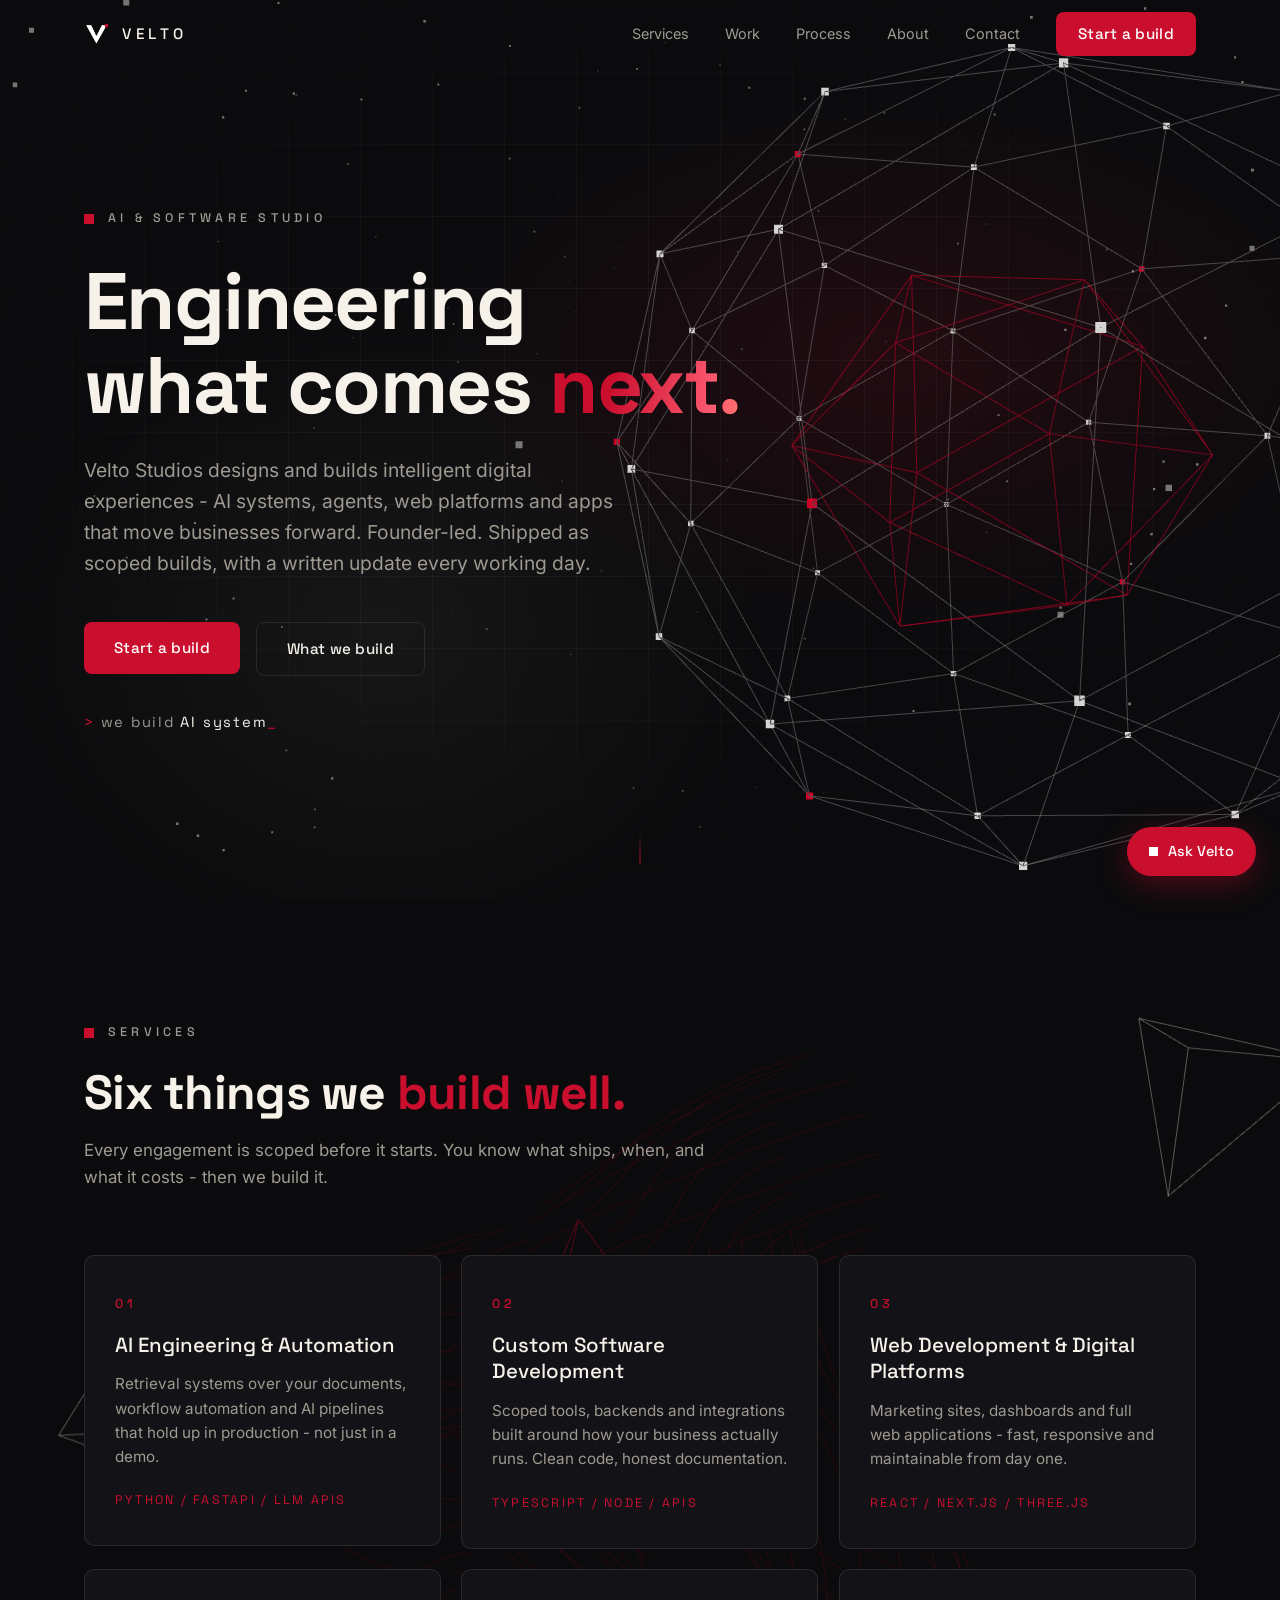
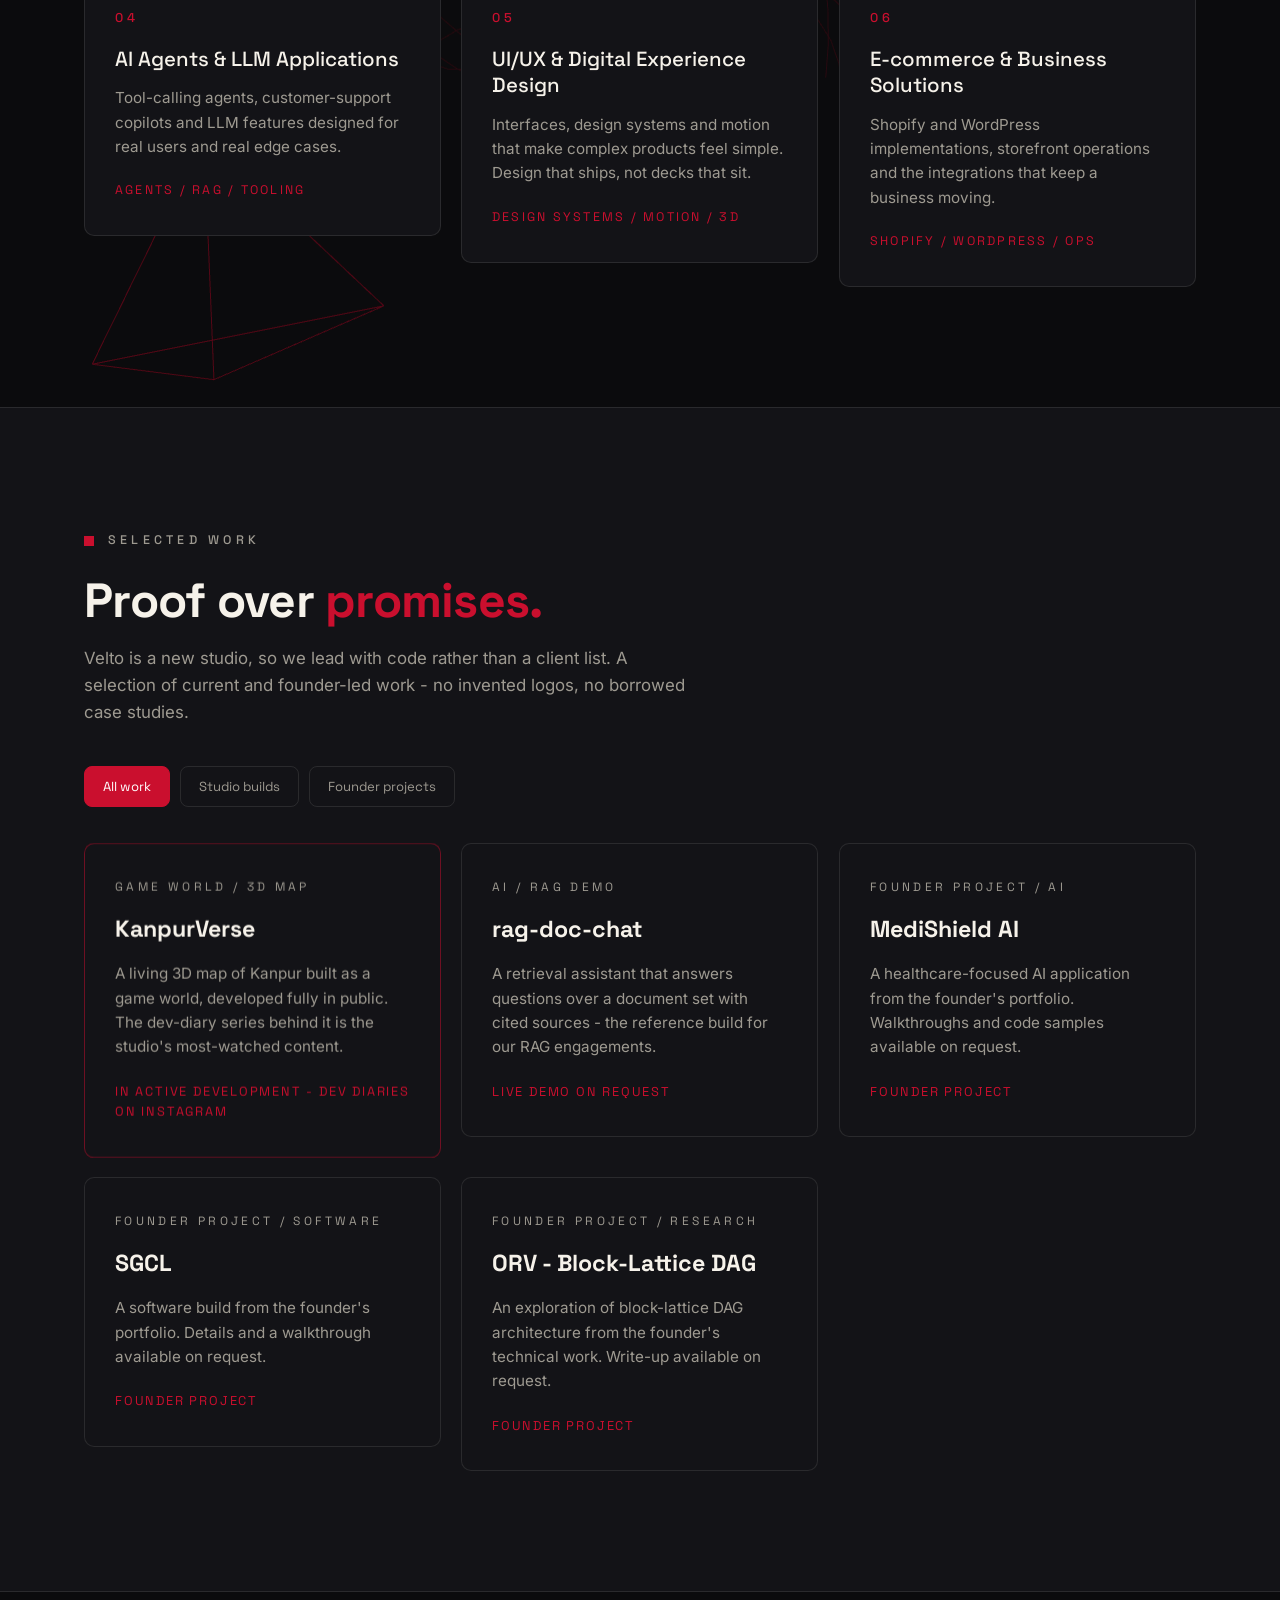
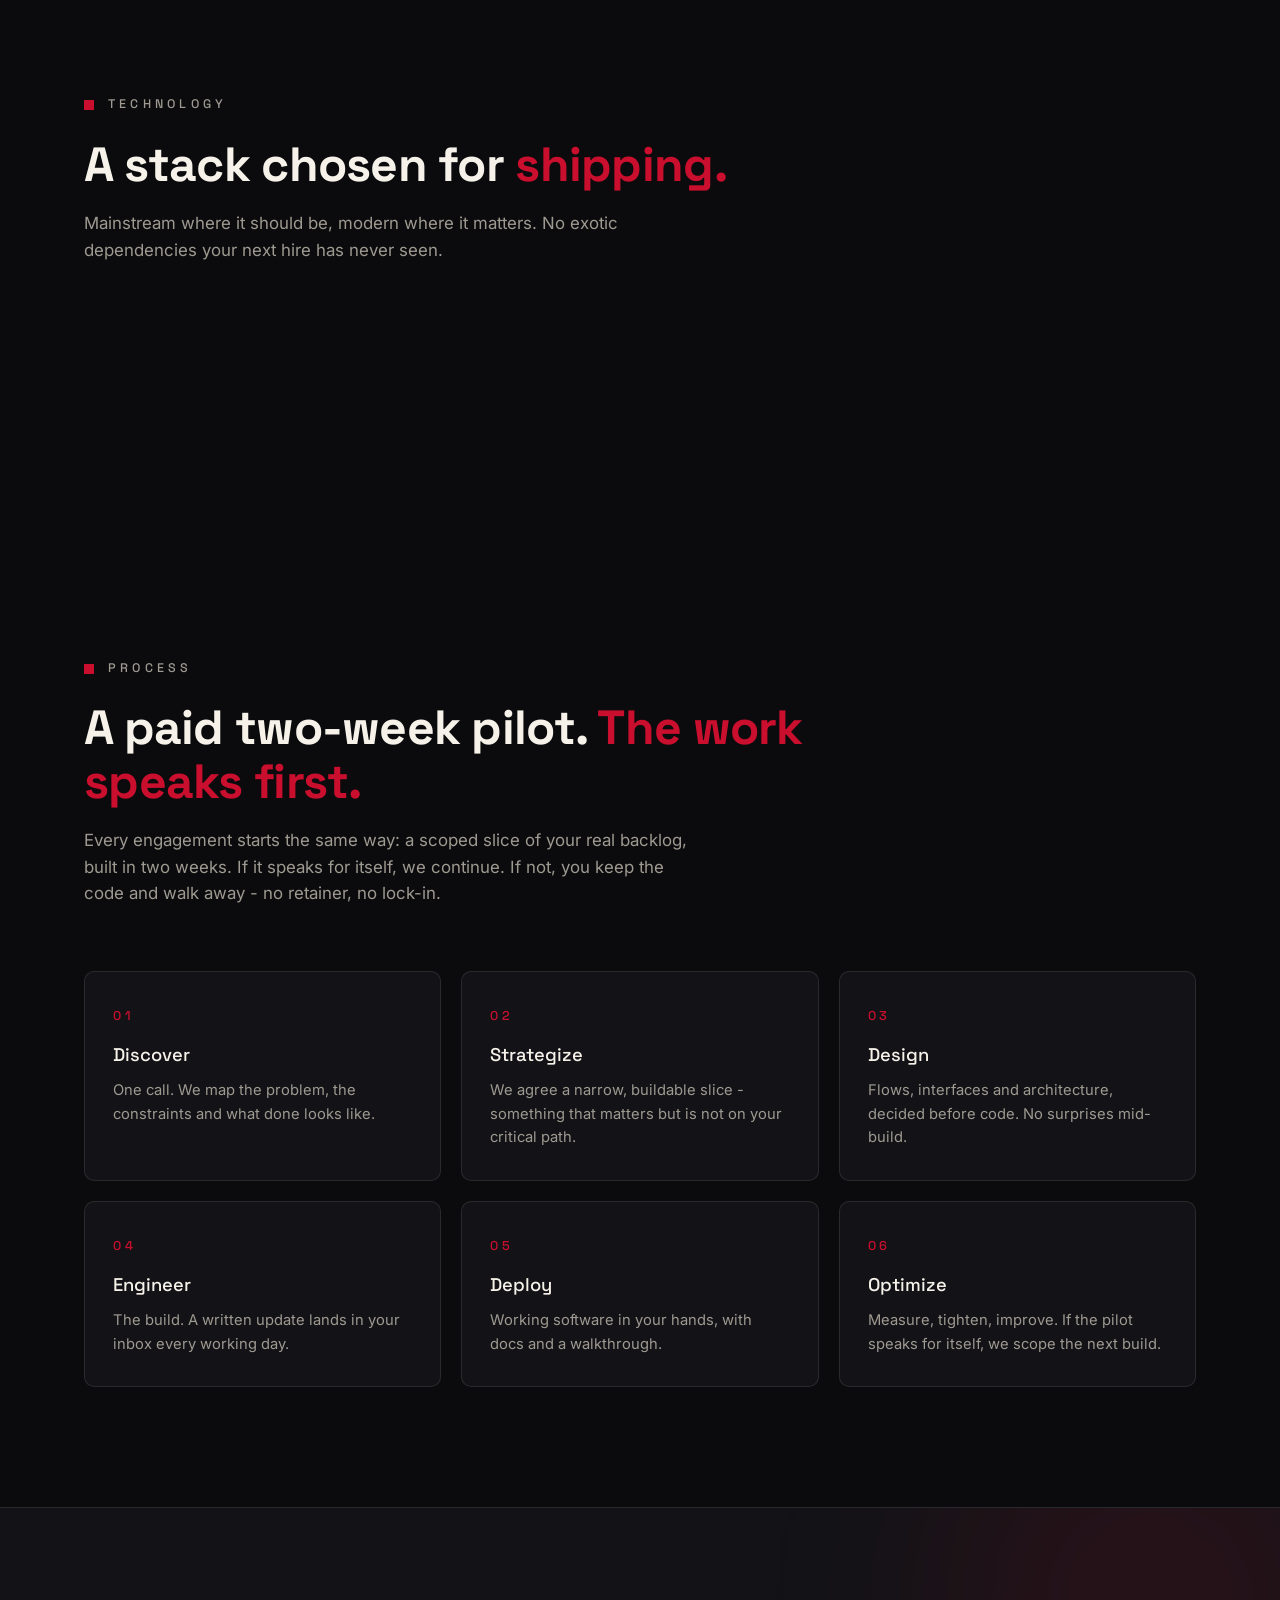
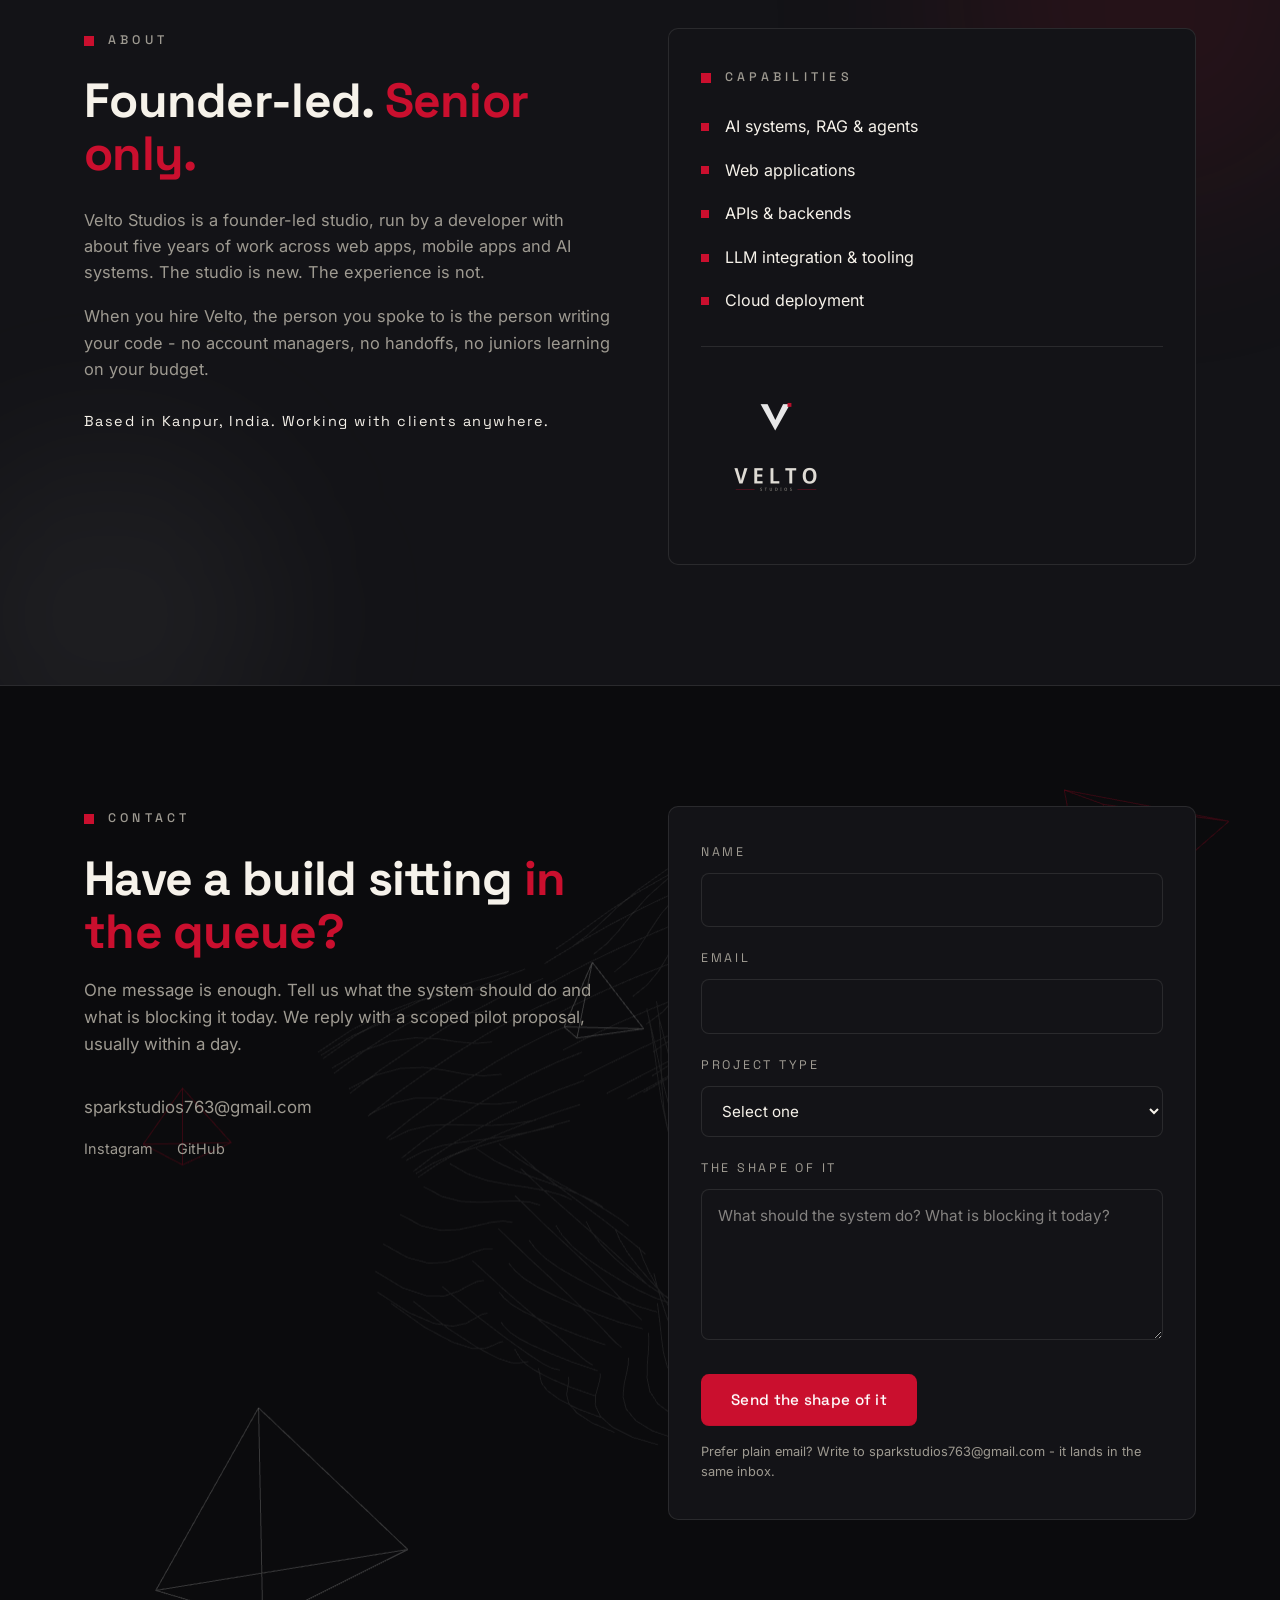
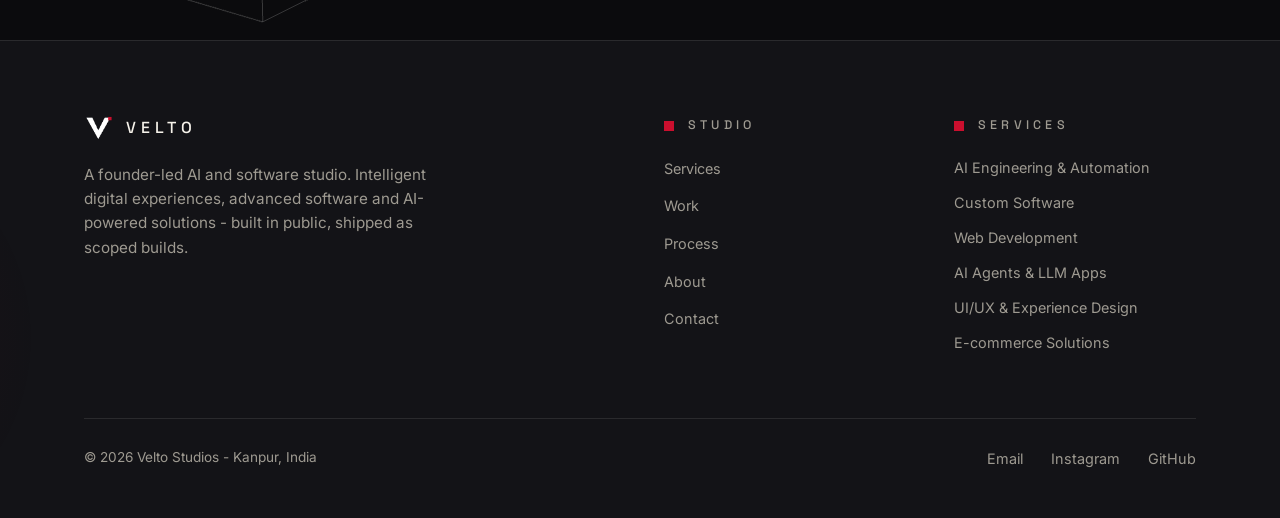
<file: index.html>
<!DOCTYPE html><!--CjuBPiNk2f77GSwjYjwcD--><html lang="en" class="__variable_09186b __variable_7044c7"><head><meta charSet="utf-8"/><meta name="viewport" content="width=device-width, initial-scale=1"/><link rel="preload" href="/_next/static/media/4124e330989ad7db-s.p.ttf" as="font" crossorigin="" type="font/ttf"/><link rel="preload" href="/_next/static/media/74b8e81ce7c73236-s.p.ttf" as="font" crossorigin="" type="font/ttf"/><link rel="preload" href="/_next/static/media/a0ec02eedcf69112-s.p.ttf" as="font" crossorigin="" type="font/ttf"/><link rel="preload" href="/_next/static/media/a5b19698539b0889-s.p.ttf" as="font" crossorigin="" type="font/ttf"/><link rel="preload" href="/_next/static/media/ac432c104f6dcd6d-s.p.ttf" as="font" crossorigin="" type="font/ttf"/><link rel="preload" href="/_next/static/media/c4b799ee535f7491-s.p.ttf" as="font" crossorigin="" type="font/ttf"/><link rel="preload" as="image" href="/assets/velto-mark-white-96.png"/><link rel="preload" as="image" href="/assets/velto-lockup-vertical-transparent-ivory.png"/><link rel="stylesheet" href="/_next/static/css/02cf731edfab5d13.css" data-precedence="next"/><link rel="preload" as="script" fetchPriority="low" href="/_next/static/chunks/webpack-830619c06eb95a5b.js"/><script src="/_next/static/chunks/4bd1b696-c023c6e3521b1417.js" async=""></script><script src="/_next/static/chunks/255-15b9cc804e0d9c7d.js" async=""></script><script src="/_next/static/chunks/main-app-c8f17f70833b1790.js" async=""></script><script src="/_next/static/chunks/b536a0f1-a5a7a0dd9766f82c.js" async=""></script><script src="/_next/static/chunks/bd904a5c-6e036fa1ee2de83a.js" async=""></script><script src="/_next/static/chunks/e49654ac-c3a98946259afe53.js" async=""></script><script src="/_next/static/chunks/46-78b5a64b2006dc0d.js" async=""></script><script src="/_next/static/chunks/app/page-598c0fbf74767f20.js" async=""></script><meta name="next-size-adjust" content=""/><title>Velto Studios - AI Systems &amp; Software Development</title><meta name="description" content="Velto Studios is a founder-led AI and software studio. We design and build intelligent digital experiences - AI systems, agents, web platforms and apps - delivered as scoped builds with a written update every working day."/><link rel="manifest" href="/site.webmanifest"/><meta name="keywords" content="Velto Studios,AI engineering,software development,RAG systems,AI agents,web development,Next.js,founder-led studio"/><meta property="og:title" content="Velto Studios - AI Systems &amp; Software Development"/><meta property="og:description" content="A founder-led AI and software studio. Intelligent digital experiences, advanced software and AI-powered solutions that move businesses forward."/><meta property="og:url" content="https://velto-studios.github.io"/><meta property="og:site_name" content="Velto Studios"/><meta property="og:image" content="https://velto-studios.github.io/og-image.png"/><meta property="og:image:width" content="1200"/><meta property="og:image:height" content="630"/><meta property="og:image:alt" content="Velto Studios"/><meta property="og:type" content="website"/><meta name="twitter:card" content="summary_large_image"/><meta name="twitter:title" content="Velto Studios - AI Systems &amp; Software Development"/><meta name="twitter:description" content="A founder-led AI and software studio. Intelligent digital experiences, advanced software and AI-powered solutions that move businesses forward."/><meta name="twitter:image" content="https://velto-studios.github.io/og-image.png"/><link rel="icon" href="/favicon-16.png" sizes="16x16" type="image/png"/><link rel="icon" href="/favicon-32.png" sizes="32x32" type="image/png"/><link rel="apple-touch-icon" href="/apple-touch-icon.png" sizes="180x180"/><script src="/_next/static/chunks/polyfills-42372ed130431b0a.js" noModule=""></script></head><body><div hidden=""><!--$--><!--/$--></div><script type="application/ld+json">{"@context":"https://schema.org","@type":"Organization","name":"Velto Studios","url":"https://velto-studios.github.io","logo":"https://velto-studios.github.io/icon-512.png","description":"Founder-led AI and software studio building AI systems, web platforms and apps as scoped contract builds.","address":{"@type":"PostalAddress","addressLocality":"Kanpur","addressCountry":"IN"},"sameAs":["https://www.instagram.com/velto_studios","https://github.com/velto-studios"]}</script><main id="top"><nav class="fixed top-0 left-0 right-0 z-50 transition-colors duration-300" aria-label="Primary" style="background:transparent;backdrop-filter:none;-webkit-backdrop-filter:none;border-bottom:1px solid transparent;opacity:0;transform:translateY(-64px)"><div class="wrap flex items-center justify-between" style="height:68px"><a href="#top" class="flex items-center gap-3" aria-label="Velto Studios - home"><img src="/assets/velto-mark-white-96.png" alt="" width="26" height="26"/><span class="font-display" style="font-weight:500;letter-spacing:0.3em;font-size:0.95rem">VELTO</span></a><div class="hidden md:flex items-center gap-9"><a href="#services" class="nav-link">Services</a><a href="#work" class="nav-link">Work</a><a href="#process" class="nav-link">Process</a><a href="#about" class="nav-link">About</a><a href="#contact" class="nav-link">Contact</a><a href="#contact" class="btn btn-primary" style="padding:10px 22px">Start a build</a></div><button class="md:hidden flex flex-col justify-center gap-1.5 p-2" aria-label="Open menu" aria-expanded="false"><span class="block h-px w-6 bg-[var(--ivory)] transition-transform duration-300" style="transform:none"></span><span class="block h-px w-6 bg-[var(--ivory)] transition-transform duration-300" style="transform:none"></span></button></div><div aria-hidden="true" style="transform-origin:0 50%;height:2px;background:var(--signal);opacity:0;transition:opacity .3s;transform:scaleX(0)"></div></nav><header class="relative flex items-center" style="min-height:100svh;overflow:hidden"><div class="hero-fallback" aria-hidden="true"></div><div class="hero-grid-lines" aria-hidden="true"></div><div class="wrap relative z-10 w-full" style="padding-top:140px;padding-bottom:100px"><p class="kicker" style="opacity:0;transform:translateY(16px)">AI &amp; Software Studio</p><h1 style="font-size:clamp(2.7rem, 6.4vw, 5rem);line-height:1.05;font-weight:700;letter-spacing:-0.02em;max-width:780px;margin-top:28px;opacity:0;transform:translateY(28px)">Engineering<br/>what comes <span class="glow-text">next.</span></h1><p style="margin-top:28px;font-size:clamp(1.02rem, 1.6vw, 1.2rem);color:var(--ivory-dim);max-width:560px;font-weight:300;opacity:0;transform:translateY(24px)">Velto Studios designs and builds intelligent digital experiences - AI systems, agents, web platforms and apps that move businesses forward. Founder-led. Shipped as scoped builds, with a written update every working day.</p><div class="flex flex-wrap gap-4" style="margin-top:44px;opacity:0;transform:translateY(20px)"><div style="display:inline-block;transform:none"><a href="#contact" class="btn btn-primary btn-glow">Start a build</a></div><div style="display:inline-block;transform:none"><a href="#services" class="btn btn-ghost">What we build</a></div></div><div style="opacity:0"><p class="font-display" style="margin-top:34px;font-size:0.92rem;letter-spacing:0.12em;color:var(--ivory-dim)" aria-label="We build AI systems, agents, web platforms, apps and RAG pipelines"><span style="color:var(--signal)">&gt;</span> we build<!-- --> <span style="color:var(--ivory)"></span><span style="color:var(--signal)" class="animate-pulse">_</span></p></div></div><a href="#services" class="absolute left-1/2 bottom-8 z-10 hidden md:block" aria-label="Scroll to services" style="transform:translateX(-50%);opacity:0"><span class="block h-10 w-px mx-auto" style="background:linear-gradient(to bottom, transparent, var(--signal))"></span></a></header><section id="services" class="section" aria-label="Services" style="position:relative;overflow:hidden"><div class="wrap" style="position:relative;z-index:1"><div style="opacity:0;transform:translateY(32px)"><p class="kicker">Services</p><h2 style="font-size:clamp(1.9rem, 4vw, 3rem);line-height:1.12;font-weight:700;letter-spacing:-0.015em;margin-top:20px;max-width:720px">Six things we <span style="color:var(--signal)">build well.</span></h2><p style="margin-top:18px;color:var(--ivory-dim);max-width:620px;font-size:1.05rem">Every engagement is scoped before it starts. You know what ships, when, and what it costs - then we build it.</p></div><div class="grid gap-5" style="margin-top:64px;grid-template-columns:repeat(auto-fit, minmax(320px, 1fr))"><div style="opacity:0;transform:translateY(32px)"><div style="will-change:transform"><article class="card h-full" style="padding:34px 30px"><span class="step-num">01</span><h3 style="font-size:1.28rem;font-weight:500;margin-top:16px;line-height:1.3">AI Engineering &amp; Automation</h3><p style="margin-top:14px;color:var(--ivory-dim);font-size:0.95rem">Retrieval systems over your documents, workflow automation and AI pipelines that hold up in production - not just in a demo.</p><p class="font-display" style="margin-top:22px;font-size:0.78rem;letter-spacing:0.18em;color:var(--signal);text-transform:uppercase">Python / FastAPI / LLM APIs</p></article></div></div><div style="opacity:0;transform:translateY(32px)"><div style="will-change:transform"><article class="card h-full" style="padding:34px 30px"><span class="step-num">02</span><h3 style="font-size:1.28rem;font-weight:500;margin-top:16px;line-height:1.3">Custom Software Development</h3><p style="margin-top:14px;color:var(--ivory-dim);font-size:0.95rem">Scoped tools, backends and integrations built around how your business actually runs. Clean code, honest documentation.</p><p class="font-display" style="margin-top:22px;font-size:0.78rem;letter-spacing:0.18em;color:var(--signal);text-transform:uppercase">TypeScript / Node / APIs</p></article></div></div><div style="opacity:0;transform:translateY(32px)"><div style="will-change:transform"><article class="card h-full" style="padding:34px 30px"><span class="step-num">03</span><h3 style="font-size:1.28rem;font-weight:500;margin-top:16px;line-height:1.3">Web Development &amp; Digital Platforms</h3><p style="margin-top:14px;color:var(--ivory-dim);font-size:0.95rem">Marketing sites, dashboards and full web applications - fast, responsive and maintainable from day one.</p><p class="font-display" style="margin-top:22px;font-size:0.78rem;letter-spacing:0.18em;color:var(--signal);text-transform:uppercase">React / Next.js / Three.js</p></article></div></div><div style="opacity:0;transform:translateY(32px)"><div style="will-change:transform"><article class="card h-full" style="padding:34px 30px"><span class="step-num">04</span><h3 style="font-size:1.28rem;font-weight:500;margin-top:16px;line-height:1.3">AI Agents &amp; LLM Applications</h3><p style="margin-top:14px;color:var(--ivory-dim);font-size:0.95rem">Tool-calling agents, customer-support copilots and LLM features designed for real users and real edge cases.</p><p class="font-display" style="margin-top:22px;font-size:0.78rem;letter-spacing:0.18em;color:var(--signal);text-transform:uppercase">Agents / RAG / Tooling</p></article></div></div><div style="opacity:0;transform:translateY(32px)"><div style="will-change:transform"><article class="card h-full" style="padding:34px 30px"><span class="step-num">05</span><h3 style="font-size:1.28rem;font-weight:500;margin-top:16px;line-height:1.3">UI/UX &amp; Digital Experience Design</h3><p style="margin-top:14px;color:var(--ivory-dim);font-size:0.95rem">Interfaces, design systems and motion that make complex products feel simple. Design that ships, not decks that sit.</p><p class="font-display" style="margin-top:22px;font-size:0.78rem;letter-spacing:0.18em;color:var(--signal);text-transform:uppercase">Design systems / Motion / 3D</p></article></div></div><div style="opacity:0;transform:translateY(32px)"><div style="will-change:transform"><article class="card h-full" style="padding:34px 30px"><span class="step-num">06</span><h3 style="font-size:1.28rem;font-weight:500;margin-top:16px;line-height:1.3">E-commerce &amp; Business Solutions</h3><p style="margin-top:14px;color:var(--ivory-dim);font-size:0.95rem">Shopify and WordPress implementations, storefront operations and the integrations that keep a business moving.</p><p class="font-display" style="margin-top:22px;font-size:0.78rem;letter-spacing:0.18em;color:var(--signal);text-transform:uppercase">Shopify / WordPress / Ops</p></article></div></div></div></div></section><section id="work" class="section" aria-label="Selected work" style="background:var(--ink-2);border-top:1px solid var(--line);border-bottom:1px solid var(--line)"><div class="wrap"><div style="opacity:0;transform:translateY(32px)"><p class="kicker">Selected Work</p><h2 style="font-size:clamp(1.9rem, 4vw, 3rem);line-height:1.12;font-weight:700;letter-spacing:-0.015em;margin-top:20px;max-width:720px">Proof over <span style="color:var(--signal)">promises.</span></h2><p style="margin-top:18px;color:var(--ivory-dim);max-width:620px;font-size:1.05rem">Velto is a new studio, so we lead with code rather than a client list. A selection of current and founder-led work - no invented logos, no borrowed case studies.</p></div><div style="opacity:0;transform:translateY(32px)"><div class="flex flex-wrap gap-2.5" style="margin-top:40px" role="tablist" aria-label="Filter projects"><button role="tab" aria-selected="true" class="tech-chip" style="cursor:pointer;padding:9px 18px;font-size:0.82rem;color:#fff;background:var(--signal);border-color:var(--signal)">All work</button><button role="tab" aria-selected="false" class="tech-chip" style="cursor:pointer;padding:9px 18px;font-size:0.82rem">Studio builds</button><button role="tab" aria-selected="false" class="tech-chip" style="cursor:pointer;padding:9px 18px;font-size:0.82rem">Founder projects</button></div></div><div class="grid gap-5" style="margin-top:36px;grid-template-columns:repeat(auto-fit, minmax(320px, 1fr))"><div style="opacity:0;transform:translateY(32px)"><div style="will-change:transform"><article class="card h-full flex flex-col" style="padding:34px 30px;border-color:rgba(202,15,46,0.5)"><p class="font-display" style="font-size:0.75rem;letter-spacing:0.28em;text-transform:uppercase;color:var(--ivory-dim)">Game world / 3D map</p><h3 style="font-size:1.45rem;font-weight:700;margin-top:14px">KanpurVerse</h3><p style="margin-top:14px;color:var(--ivory-dim);font-size:0.95rem;flex-grow:1">A living 3D map of Kanpur built as a game world, developed fully in public. The dev-diary series behind it is the studio&#x27;s most-watched content.</p><p class="font-display" style="margin-top:22px;font-size:0.8rem;letter-spacing:0.14em;color:var(--signal);text-transform:uppercase">In active development - dev diaries on Instagram</p></article></div></div><div style="opacity:0;transform:translateY(32px)"><div style="will-change:transform"><article class="card h-full flex flex-col" style="padding:34px 30px"><p class="font-display" style="font-size:0.75rem;letter-spacing:0.28em;text-transform:uppercase;color:var(--ivory-dim)">AI / RAG demo</p><h3 style="font-size:1.45rem;font-weight:700;margin-top:14px">rag-doc-chat</h3><p style="margin-top:14px;color:var(--ivory-dim);font-size:0.95rem;flex-grow:1">A retrieval assistant that answers questions over a document set with cited sources - the reference build for our RAG engagements.</p><p class="font-display" style="margin-top:22px;font-size:0.8rem;letter-spacing:0.14em;color:var(--signal);text-transform:uppercase">Live demo on request</p></article></div></div><div style="opacity:0;transform:translateY(32px)"><div style="will-change:transform"><article class="card h-full flex flex-col" style="padding:34px 30px"><p class="font-display" style="font-size:0.75rem;letter-spacing:0.28em;text-transform:uppercase;color:var(--ivory-dim)">Founder project / AI</p><h3 style="font-size:1.45rem;font-weight:700;margin-top:14px">MediShield AI</h3><p style="margin-top:14px;color:var(--ivory-dim);font-size:0.95rem;flex-grow:1">A healthcare-focused AI application from the founder&#x27;s portfolio. Walkthroughs and code samples available on request.</p><p class="font-display" style="margin-top:22px;font-size:0.8rem;letter-spacing:0.14em;color:var(--signal);text-transform:uppercase">Founder project</p></article></div></div><div style="opacity:0;transform:translateY(32px)"><div style="will-change:transform"><article class="card h-full flex flex-col" style="padding:34px 30px"><p class="font-display" style="font-size:0.75rem;letter-spacing:0.28em;text-transform:uppercase;color:var(--ivory-dim)">Founder project / Software</p><h3 style="font-size:1.45rem;font-weight:700;margin-top:14px">SGCL</h3><p style="margin-top:14px;color:var(--ivory-dim);font-size:0.95rem;flex-grow:1">A software build from the founder&#x27;s portfolio. Details and a walkthrough available on request.</p><p class="font-display" style="margin-top:22px;font-size:0.8rem;letter-spacing:0.14em;color:var(--signal);text-transform:uppercase">Founder project</p></article></div></div><div style="opacity:0;transform:translateY(32px)"><div style="will-change:transform"><article class="card h-full flex flex-col" style="padding:34px 30px"><p class="font-display" style="font-size:0.75rem;letter-spacing:0.28em;text-transform:uppercase;color:var(--ivory-dim)">Founder project / Research</p><h3 style="font-size:1.45rem;font-weight:700;margin-top:14px">ORV - Block-Lattice DAG</h3><p style="margin-top:14px;color:var(--ivory-dim);font-size:0.95rem;flex-grow:1">An exploration of block-lattice DAG architecture from the founder&#x27;s technical work. Write-up available on request.</p><p class="font-display" style="margin-top:22px;font-size:0.8rem;letter-spacing:0.14em;color:var(--signal);text-transform:uppercase">Founder project</p></article></div></div></div></div></section><section class="section" aria-label="Technology" style="padding-top:100px;padding-bottom:100px;overflow:hidden"><div class="wrap"><div style="opacity:0;transform:translateY(32px)"><p class="kicker">Technology</p><h2 style="font-size:clamp(1.9rem, 4vw, 3rem);line-height:1.12;font-weight:700;letter-spacing:-0.015em;margin-top:20px;max-width:720px">A stack chosen for <span style="color:var(--signal)">shipping.</span></h2><p style="margin-top:18px;color:var(--ivory-dim);max-width:620px;font-size:1.05rem">Mainstream where it should be, modern where it matters. No exotic dependencies your next hire has never seen.</p></div></div><div style="opacity:0;transform:translateY(32px)"><div class="flex flex-col gap-3.5" style="margin-top:52px"><div class="marquee"><div class="marquee-track"><div class="tech-chip text-center" style="min-width:150px;flex:none">React</div><div class="tech-chip text-center" style="min-width:150px;flex:none">Next.js</div><div class="tech-chip text-center" style="min-width:150px;flex:none">TypeScript</div><div class="tech-chip text-center" style="min-width:150px;flex:none">Node.js</div><div class="tech-chip text-center" style="min-width:150px;flex:none">Python</div><div class="tech-chip text-center" style="min-width:150px;flex:none">FastAPI</div><div class="tech-chip text-center" style="min-width:150px;flex:none">React</div><div class="tech-chip text-center" style="min-width:150px;flex:none">Next.js</div><div class="tech-chip text-center" style="min-width:150px;flex:none">TypeScript</div><div class="tech-chip text-center" style="min-width:150px;flex:none">Node.js</div><div class="tech-chip text-center" style="min-width:150px;flex:none">Python</div><div class="tech-chip text-center" style="min-width:150px;flex:none">FastAPI</div></div></div><div class="marquee"><div class="marquee-track reverse"><div class="tech-chip text-center" style="min-width:150px;flex:none">MongoDB</div><div class="tech-chip text-center" style="min-width:150px;flex:none">Three.js</div><div class="tech-chip text-center" style="min-width:150px;flex:none">LLM APIs</div><div class="tech-chip text-center" style="min-width:150px;flex:none">RAG</div><div class="tech-chip text-center" style="min-width:150px;flex:none">Docker</div><div class="tech-chip text-center" style="min-width:150px;flex:none">CI / CD</div><div class="tech-chip text-center" style="min-width:150px;flex:none">MongoDB</div><div class="tech-chip text-center" style="min-width:150px;flex:none">Three.js</div><div class="tech-chip text-center" style="min-width:150px;flex:none">LLM APIs</div><div class="tech-chip text-center" style="min-width:150px;flex:none">RAG</div><div class="tech-chip text-center" style="min-width:150px;flex:none">Docker</div><div class="tech-chip text-center" style="min-width:150px;flex:none">CI / CD</div></div></div></div></div></section><section id="process" class="section" aria-label="Process"><div class="wrap"><div style="opacity:0;transform:translateY(32px)"><p class="kicker">Process</p><h2 style="font-size:clamp(1.9rem, 4vw, 3rem);line-height:1.12;font-weight:700;letter-spacing:-0.015em;margin-top:20px;max-width:720px">A paid two-week pilot. <span style="color:var(--signal)">The work speaks first.</span></h2><p style="margin-top:18px;color:var(--ivory-dim);max-width:620px;font-size:1.05rem">Every engagement starts the same way: a scoped slice of your real backlog, built in two weeks. If it speaks for itself, we continue. If not, you keep the code and walk away - no retainer, no lock-in.</p></div><div class="grid gap-5" style="margin-top:64px;grid-template-columns:repeat(auto-fit, minmax(300px, 1fr))"><div style="opacity:0;transform:translateY(32px)"><div class="card h-full" style="padding:30px 28px"><span class="step-num">01</span><h3 style="font-size:1.15rem;font-weight:500;margin-top:12px">Discover</h3><p style="margin-top:10px;color:var(--ivory-dim);font-size:0.92rem">One call. We map the problem, the constraints and what done looks like.</p></div></div><div style="opacity:0;transform:translateY(32px)"><div class="card h-full" style="padding:30px 28px"><span class="step-num">02</span><h3 style="font-size:1.15rem;font-weight:500;margin-top:12px">Strategize</h3><p style="margin-top:10px;color:var(--ivory-dim);font-size:0.92rem">We agree a narrow, buildable slice - something that matters but is not on your critical path.</p></div></div><div style="opacity:0;transform:translateY(32px)"><div class="card h-full" style="padding:30px 28px"><span class="step-num">03</span><h3 style="font-size:1.15rem;font-weight:500;margin-top:12px">Design</h3><p style="margin-top:10px;color:var(--ivory-dim);font-size:0.92rem">Flows, interfaces and architecture, decided before code. No surprises mid-build.</p></div></div><div style="opacity:0;transform:translateY(32px)"><div class="card h-full" style="padding:30px 28px"><span class="step-num">04</span><h3 style="font-size:1.15rem;font-weight:500;margin-top:12px">Engineer</h3><p style="margin-top:10px;color:var(--ivory-dim);font-size:0.92rem">The build. A written update lands in your inbox every working day.</p></div></div><div style="opacity:0;transform:translateY(32px)"><div class="card h-full" style="padding:30px 28px"><span class="step-num">05</span><h3 style="font-size:1.15rem;font-weight:500;margin-top:12px">Deploy</h3><p style="margin-top:10px;color:var(--ivory-dim);font-size:0.92rem">Working software in your hands, with docs and a walkthrough.</p></div></div><div style="opacity:0;transform:translateY(32px)"><div class="card h-full" style="padding:30px 28px"><span class="step-num">06</span><h3 style="font-size:1.15rem;font-weight:500;margin-top:12px">Optimize</h3><p style="margin-top:10px;color:var(--ivory-dim);font-size:0.92rem">Measure, tighten, improve. If the pilot speaks for itself, we scope the next build.</p></div></div></div></div></section><section id="about" class="section" aria-label="About Velto Studios" style="background:var(--ink-2);border-top:1px solid var(--line);border-bottom:1px solid var(--line);position:relative;overflow:hidden"><div aria-hidden="true" class="orb" style="width:420px;height:420px;background:rgba(202,15,46,0.10);top:-120px;right:-80px"></div><div aria-hidden="true" class="orb orb-slow" style="width:340px;height:340px;background:rgba(246,242,234,0.05);bottom:-100px;left:-60px"></div><div class="wrap grid gap-14 md:grid-cols-2 items-start" style="position:relative;z-index:1"><div><div style="opacity:0;transform:translateY(32px)"><p class="kicker">About</p><h2 style="font-size:clamp(1.9rem, 4vw, 3rem);line-height:1.12;font-weight:700;letter-spacing:-0.015em;margin-top:20px;max-width:720px">Founder-led. <span style="color:var(--signal)">Senior only.</span></h2></div><div style="opacity:0;transform:translateY(32px)"><p style="margin-top:26px;color:var(--ivory-dim);font-size:1.02rem">Velto Studios is a founder-led studio, run by a developer with about five years of work across web apps, mobile apps and AI systems. The studio is new. The experience is not.</p><p style="margin-top:18px;color:var(--ivory-dim);font-size:1.02rem">When you hire Velto, the person you spoke to is the person writing your code - no account managers, no handoffs, no juniors learning on your budget.</p><p class="font-display" style="margin-top:28px;font-size:0.9rem;letter-spacing:0.1em;color:var(--ivory)">Based in Kanpur, India. Working with clients anywhere.</p></div></div><div style="opacity:0;transform:translateY(32px)"><div class="card" style="padding:36px 32px"><p class="kicker" style="margin-bottom:26px">Capabilities</p><ul class="flex flex-col" style="gap:18px"><li class="flex items-center gap-4"><span style="width:8px;height:8px;background:var(--signal);flex:none"></span><span style="font-size:1rem">AI systems, RAG &amp; agents</span></li><li class="flex items-center gap-4"><span style="width:8px;height:8px;background:var(--signal);flex:none"></span><span style="font-size:1rem">Web applications</span></li><li class="flex items-center gap-4"><span style="width:8px;height:8px;background:var(--signal);flex:none"></span><span style="font-size:1rem">APIs &amp; backends</span></li><li class="flex items-center gap-4"><span style="width:8px;height:8px;background:var(--signal);flex:none"></span><span style="font-size:1rem">LLM integration &amp; tooling</span></li><li class="flex items-center gap-4"><span style="width:8px;height:8px;background:var(--signal);flex:none"></span><span style="font-size:1rem">Cloud deployment</span></li></ul><div style="margin-top:32px;padding-top:26px;border-top:1px solid var(--line)"><img src="/assets/velto-lockup-vertical-transparent-ivory.png" alt="Velto Studios" width="150" height="155" style="opacity:0.9"/></div></div></div></div></section><section id="contact" class="section" aria-label="Contact" style="position:relative;overflow:hidden"><div class="wrap grid gap-14 md:grid-cols-2 items-start" style="position:relative;z-index:1"><div><div style="opacity:0;transform:translateY(32px)"><p class="kicker">Contact</p><h2 style="font-size:clamp(1.9rem, 4vw, 3rem);line-height:1.12;font-weight:700;letter-spacing:-0.015em;margin-top:20px;max-width:720px">Have a build sitting <span style="color:var(--signal)">in the queue?</span></h2><p style="margin-top:18px;color:var(--ivory-dim);max-width:620px;font-size:1.05rem">One message is enough. Tell us what the system should do and what is blocking it today. We reply with a scoped pilot proposal, usually within a day.</p></div><div style="opacity:0;transform:translateY(32px)"><div style="margin-top:36px" class="flex flex-col gap-4"><a class="foot-link" href="mailto:sparkstudios763@gmail.com" style="font-size:1.05rem">sparkstudios763@gmail.com</a><div class="flex gap-6"><a class="foot-link" href="https://www.instagram.com/velto_studios" target="_blank" rel="noopener noreferrer">Instagram</a><a class="foot-link" href="https://github.com/velto-studios" target="_blank" rel="noopener noreferrer">GitHub</a></div></div></div></div><div style="opacity:0;transform:translateY(32px)"><form class="card" style="padding:36px 32px" noValidate="" action="https://formsubmit.co/sparkstudios763@gmail.com" method="POST"><input type="hidden" name="_subject" value="Build inquiry - Velto Studios website"/><input type="hidden" name="_captcha" value="false"/><input type="hidden" name="_template" value="table"/><input type="hidden" name="_next" value="https://velto-studios.github.io/?sent=1#contact"/><div class="field" style="margin-bottom:22px"><label for="name">Name</label><input id="name" type="text" autoComplete="name" name="name"/></div><div class="field" style="margin-bottom:22px"><label for="email">Email</label><input id="email" type="email" autoComplete="email" name="email"/></div><div class="field" style="margin-bottom:22px"><label for="projectType">Project type</label><select id="projectType" name="projectType"><option value="" disabled="" selected="">Select one</option><option value="AI system / RAG">AI system / RAG</option><option value="AI agent / LLM feature">AI agent / LLM feature</option><option value="Web application">Web application</option><option value="Website / digital platform">Website / digital platform</option><option value="UI/UX &amp; experience design">UI/UX &amp; experience design</option><option value="E-commerce / business solution">E-commerce / business solution</option><option value="Something else">Something else</option></select></div><div class="field" style="margin-bottom:26px"><label for="message">The shape of it</label><textarea id="message" name="message" rows="5" placeholder="What should the system do? What is blocking it today?"></textarea></div><div style="display:inline-block;transform:none"><button type="submit" class="btn btn-primary btn-glow w-full">Send the shape of it</button></div><p style="margin-top:16px;color:var(--ivory-dim);font-size:0.8rem">Prefer plain email? Write to <!-- -->sparkstudios763@gmail.com<!-- --> - it lands in the same inbox.</p></form></div></div></section><footer style="border-top:1px solid var(--line);background:var(--ink-2)"><div class="wrap" style="padding-top:72px;padding-bottom:48px"><div class="grid gap-12 md:grid-cols-4"><div class="md:col-span-2"><a href="#top" class="flex items-center gap-3" aria-label="Velto Studios - back to top"><img src="/assets/velto-mark-white-96.png" alt="" width="30" height="30"/><span class="font-display" style="font-weight:500;letter-spacing:0.3em">VELTO</span></a><p style="margin-top:20px;color:var(--ivory-dim);max-width:380px;font-size:0.95rem">A founder-led AI and software studio. Intelligent digital experiences, advanced software and AI-powered solutions - built in public, shipped as scoped builds.</p></div><nav aria-label="Footer"><p class="kicker" style="margin-bottom:20px">Studio</p><ul class="flex flex-col gap-3"><li><a class="foot-link" href="#services">Services</a></li><li><a class="foot-link" href="#work">Work</a></li><li><a class="foot-link" href="#process">Process</a></li><li><a class="foot-link" href="#about">About</a></li><li><a class="foot-link" href="#contact">Contact</a></li></ul></nav><div><p class="kicker" style="margin-bottom:20px">Services</p><ul class="flex flex-col gap-3"><li class="foot-link" style="cursor:default">AI Engineering &amp; Automation</li><li class="foot-link" style="cursor:default">Custom Software</li><li class="foot-link" style="cursor:default">Web Development</li><li class="foot-link" style="cursor:default">AI Agents &amp; LLM Apps</li><li class="foot-link" style="cursor:default">UI/UX &amp; Experience Design</li><li class="foot-link" style="cursor:default">E-commerce Solutions</li></ul></div></div><div class="flex flex-col md:flex-row justify-between gap-6" style="margin-top:64px;padding-top:28px;border-top:1px solid var(--line)"><p style="color:var(--ivory-dim);font-size:0.85rem">© 2026 Velto Studios - Kanpur, India</p><div class="flex gap-7"><a class="foot-link" href="mailto:sparkstudios763@gmail.com">Email</a><a class="foot-link" href="https://www.instagram.com/velto_studios" target="_blank" rel="noopener noreferrer">Instagram</a><a class="foot-link" href="https://github.com/velto-studios" target="_blank" rel="noopener noreferrer">GitHub</a></div></div></div></footer><button class="fixed bottom-6 right-6 z-50 flex items-center gap-2.5" aria-label="Ask the Velto assistant" tabindex="0" style="background:var(--signal);color:#fff;border-radius:999px;padding:13px 22px;font-family:var(--font-display);font-weight:500;font-size:0.9rem;box-shadow:0 8px 30px rgba(202,15,46,0.35);opacity:0;transform:translateY(20px)"><span style="width:9px;height:9px;background:#fff;flex:none"></span>Ask Velto</button><div aria-hidden="true" class="pointer-events-none fixed z-0 hidden md:block" style="width:440px;height:440px;border-radius:50%;background:radial-gradient(circle, rgba(202,15,46,0.07) 0%, rgba(202,15,46,0.03) 35%, transparent 70%);transform:translateX(-400px) translateY(-400px)"></div></main><!--$--><!--/$--><script src="/_next/static/chunks/webpack-830619c06eb95a5b.js" id="_R_" async=""></script><script>(self.__next_f=self.__next_f||[]).push([0])</script><script>self.__next_f.push([1,"1:\"$Sreact.fragment\"\n2:I[9766,[],\"\"]\n3:I[8924,[],\"\"]\n4:I[3464,[\"367\",\"static/chunks/b536a0f1-a5a7a0dd9766f82c.js\",\"831\",\"static/chunks/bd904a5c-6e036fa1ee2de83a.js\",\"970\",\"static/chunks/e49654ac-c3a98946259afe53.js\",\"46\",\"static/chunks/46-78b5a64b2006dc0d.js\",\"974\",\"static/chunks/app/page-598c0fbf74767f20.js\"],\"default\"]\n5:I[1602,[\"367\",\"static/chunks/b536a0f1-a5a7a0dd9766f82c.js\",\"831\",\"static/chunks/bd904a5c-6e036fa1ee2de83a.js\",\"970\",\"static/chunks/e49654ac-c3a98946259afe53.js\",\"46\",\"static/chunks/46-78b5a64b2006dc0d.js\",\"974\",\"static/chunks/app/page-598c0fbf74767f20.js\"],\"default\"]\n6:I[7789,[\"367\",\"static/chunks/b536a0f1-a5a7a0dd9766f82c.js\",\"831\",\"static/chunks/bd904a5c-6e036fa1ee2de83a.js\",\"970\",\"static/chunks/e49654ac-c3a98946259afe53.js\",\"46\",\"static/chunks/46-78b5a64b2006dc0d.js\",\"974\",\"static/chunks/app/page-598c0fbf74767f20.js\"],\"default\"]\n7:I[773,[\"367\",\"static/chunks/b536a0f1-a5a7a0dd9766f82c.js\",\"831\",\"static/chunks/bd904a5c-6e036fa1ee2de83a.js\",\"970\",\"static/chunks/e49654ac-c3a98946259afe53.js\",\"46\",\"static/chunks/46-78b5a64b2006dc0d.js\",\"974\",\"static/chunks/app/page-598c0fbf74767f20.js\"],\"default\"]\n8:I[5571,[\"367\",\"static/chunks/b536a0f1-a5a7a0dd9766f82c.js\",\"831\",\"static/chunks/bd904a5c-6e036fa1ee2de83a.js\",\"970\",\"static/chunks/e49654ac-c3a98946259afe53.js\",\"46\",\"static/chunks/46-78b5a64b2006dc0d.js\",\"974\",\"static/chunks/app/page-598c0fbf74767f20.js\"],\"default\"]\n19:I[7150,[],\"\"]\n:HL[\"/_next/static/media/4124e330989ad7db-s.p.ttf\",\"font\",{\"crossOrigin\":\"\",\"type\":\"font/ttf\"}]\n:HL[\"/_next/static/media/74b8e81ce7c73236-s.p.ttf\",\"font\",{\"crossOrigin\":\"\",\"type\":\"font/ttf\"}]\n:HL[\"/_next/static/media/a0ec02eedcf69112-s.p.ttf\",\"font\",{\"crossOrigin\":\"\",\"type\":\"font/ttf\"}]\n:HL[\"/_next/static/media/a5b19698539b0889-s.p.ttf\",\"font\",{\"crossOrigin\":\"\",\"type\":\"font/ttf\"}]\n:HL[\"/_next/static/media/ac432c104f6dcd6d-s.p.ttf\",\"font\",{\"crossOrigin\":\"\",\"type\":\"font/ttf\"}]\n:HL[\"/_next/static/media/c4b799ee535f7491-s.p.ttf\",\"font\",{\"crossOrigin\":\"\",\"type\":\"font/ttf\"}]\n:HL[\"/_next/static/css/02cf731edfab5d13.css\",\"style\"]"])</script><script>self.__next_f.push([1,"\n"])</script><script>self.__next_f.push([1,"0:{\"P\":null,\"b\":\"CjuBPiNk2f77GSwjYjwcD\",\"p\":\"\",\"c\":[\"\",\"\"],\"i\":false,\"f\":[[[\"\",{\"children\":[\"__PAGE__\",{}]},\"$undefined\",\"$undefined\",true],[\"\",[\"$\",\"$1\",\"c\",{\"children\":[[[\"$\",\"link\",\"0\",{\"rel\":\"stylesheet\",\"href\":\"/_next/static/css/02cf731edfab5d13.css\",\"precedence\":\"next\",\"crossOrigin\":\"$undefined\",\"nonce\":\"$undefined\"}]],[\"$\",\"html\",null,{\"lang\":\"en\",\"className\":\"__variable_09186b __variable_7044c7\",\"children\":[\"$\",\"body\",null,{\"children\":[[\"$\",\"script\",null,{\"type\":\"application/ld+json\",\"dangerouslySetInnerHTML\":{\"__html\":\"{\\\"@context\\\":\\\"https://schema.org\\\",\\\"@type\\\":\\\"Organization\\\",\\\"name\\\":\\\"Velto Studios\\\",\\\"url\\\":\\\"https://velto-studios.github.io\\\",\\\"logo\\\":\\\"https://velto-studios.github.io/icon-512.png\\\",\\\"description\\\":\\\"Founder-led AI and software studio building AI systems, web platforms and apps as scoped contract builds.\\\",\\\"address\\\":{\\\"@type\\\":\\\"PostalAddress\\\",\\\"addressLocality\\\":\\\"Kanpur\\\",\\\"addressCountry\\\":\\\"IN\\\"},\\\"sameAs\\\":[\\\"https://www.instagram.com/velto_studios\\\",\\\"https://github.com/velto-studios\\\"]}\"}}],[\"$\",\"$L2\",null,{\"parallelRouterKey\":\"children\",\"error\":\"$undefined\",\"errorStyles\":\"$undefined\",\"errorScripts\":\"$undefined\",\"template\":[\"$\",\"$L3\",null,{}],\"templateStyles\":\"$undefined\",\"templateScripts\":\"$undefined\",\"notFound\":[[[\"$\",\"title\",null,{\"children\":\"404: This page could not be found.\"}],[\"$\",\"div\",null,{\"style\":{\"fontFamily\":\"system-ui,\\\"Segoe UI\\\",Roboto,Helvetica,Arial,sans-serif,\\\"Apple Color Emoji\\\",\\\"Segoe UI Emoji\\\"\",\"height\":\"100vh\",\"textAlign\":\"center\",\"display\":\"flex\",\"flexDirection\":\"column\",\"alignItems\":\"center\",\"justifyContent\":\"center\"},\"children\":[\"$\",\"div\",null,{\"children\":[[\"$\",\"style\",null,{\"dangerouslySetInnerHTML\":{\"__html\":\"body{color:#000;background:#fff;margin:0}.next-error-h1{border-right:1px solid rgba(0,0,0,.3)}@media (prefers-color-scheme:dark){body{color:#fff;background:#000}.next-error-h1{border-right:1px solid rgba(255,255,255,.3)}}\"}}],[\"$\",\"h1\",null,{\"className\":\"next-error-h1\",\"style\":{\"display\":\"inline-block\",\"margin\":\"0 20px 0 0\",\"padding\":\"0 23px 0 0\",\"fontSize\":24,\"fontWeight\":500,\"verticalAlign\":\"top\",\"lineHeight\":\"49px\"},\"children\":404}],[\"$\",\"div\",null,{\"style\":{\"display\":\"inline-block\"},\"children\":[\"$\",\"h2\",null,{\"style\":{\"fontSize\":14,\"fontWeight\":400,\"lineHeight\":\"49px\",\"margin\":0},\"children\":\"This page could not be found.\"}]}]]}]}]],[]],\"forbidden\":\"$undefined\",\"unauthorized\":\"$undefined\"}]]}]}]]}],{\"children\":[\"__PAGE__\",[\"$\",\"$1\",\"c\",{\"children\":[[\"$\",\"main\",null,{\"id\":\"top\",\"children\":[[\"$\",\"$L4\",null,{}],[\"$\",\"$L5\",null,{}],[\"$\",\"section\",null,{\"id\":\"services\",\"className\":\"section\",\"aria-label\":\"Services\",\"style\":{\"position\":\"relative\",\"overflow\":\"hidden\"},\"children\":[[\"$\",\"$L6\",null,{\"tint\":\"signal\",\"opacity\":0.9}],[\"$\",\"div\",null,{\"className\":\"wrap\",\"style\":{\"position\":\"relative\",\"zIndex\":1},\"children\":[[\"$\",\"$L7\",null,{\"children\":[[\"$\",\"p\",null,{\"className\":\"kicker\",\"children\":\"Services\"}],[\"$\",\"h2\",null,{\"style\":{\"fontSize\":\"clamp(1.9rem, 4vw, 3rem)\",\"lineHeight\":1.12,\"fontWeight\":700,\"letterSpacing\":\"-0.015em\",\"marginTop\":20,\"maxWidth\":720},\"children\":[\"Six things we \",[\"$\",\"span\",null,{\"style\":{\"color\":\"var(--signal)\"},\"children\":\"build well.\"}]]}],[\"$\",\"p\",null,{\"style\":{\"marginTop\":18,\"color\":\"var(--ivory-dim)\",\"maxWidth\":620,\"fontSize\":\"1.05rem\"},\"children\":\"Every engagement is scoped before it starts. You know what ships, when, and what it costs - then we build it.\"}]]}],[\"$\",\"div\",null,{\"className\":\"grid gap-5\",\"style\":{\"marginTop\":64,\"gridTemplateColumns\":\"repeat(auto-fit, minmax(320px, 1fr))\"},\"children\":[[\"$\",\"$L7\",\"01\",{\"delay\":0,\"children\":[\"$\",\"$L8\",null,{\"children\":[\"$\",\"article\",null,{\"className\":\"card h-full\",\"style\":{\"padding\":\"34px 30px\"},\"children\":[[\"$\",\"span\",null,{\"className\":\"step-num\",\"children\":\"01\"}],[\"$\",\"h3\",null,{\"style\":{\"fontSize\":\"1.28rem\",\"fontWeight\":500,\"marginTop\":16,\"lineHeight\":1.3},\"children\":\"AI Engineering \u0026 Automation\"}],[\"$\",\"p\",null,{\"style\":{\"marginTop\":14,\"color\":\"var(--ivory-dim)\",\"fontSize\":\"0.95rem\"},\"children\":\"Retrieval systems over your documents, workflow automation and AI pipelines that hold up in production - not just in a demo.\"}],[\"$\",\"p\",null,{\"className\":\"font-display\",\"style\":{\"marginTop\":22,\"fontSize\":\"0.78rem\",\"letterSpacing\":\"0.18em\",\"color\":\"var(--signal)\",\"textTransform\":\"uppercase\"},\"children\":\"Python / FastAPI / LLM APIs\"}]]}]}]}],[\"$\",\"$L7\",\"02\",{\"delay\":0.06,\"children\":[\"$\",\"$L8\",null,{\"children\":[\"$\",\"article\",null,{\"className\":\"card h-full\",\"style\":{\"padding\":\"34px 30px\"},\"children\":[[\"$\",\"span\",null,{\"className\":\"step-num\",\"children\":\"02\"}],[\"$\",\"h3\",null,{\"style\":{\"fontSize\":\"1.28rem\",\"fontWeight\":500,\"marginTop\":16,\"lineHeight\":1.3},\"children\":\"Custom Software Development\"}],\"$L9\",\"$La\"]}]}]}],\"$Lb\",\"$Lc\",\"$Ld\",\"$Le\"]}]]}]]}],\"$Lf\",\"$L10\",\"$L11\",\"$L12\",\"$L13\",\"$L14\",\"$L15\",\"$L16\"]}],null,\"$L17\"]}],{},null,false]},null,false],\"$L18\",false]],\"m\":\"$undefined\",\"G\":[\"$19\",[]],\"s\":false,\"S\":true}\n"])</script><script>self.__next_f.push([1,"1a:I[6989,[\"367\",\"static/chunks/b536a0f1-a5a7a0dd9766f82c.js\",\"831\",\"static/chunks/bd904a5c-6e036fa1ee2de83a.js\",\"970\",\"static/chunks/e49654ac-c3a98946259afe53.js\",\"46\",\"static/chunks/46-78b5a64b2006dc0d.js\",\"974\",\"static/chunks/app/page-598c0fbf74767f20.js\"],\"default\"]\n1b:I[1326,[\"367\",\"static/chunks/b536a0f1-a5a7a0dd9766f82c.js\",\"831\",\"static/chunks/bd904a5c-6e036fa1ee2de83a.js\",\"970\",\"static/chunks/e49654ac-c3a98946259afe53.js\",\"46\",\"static/chunks/46-78b5a64b2006dc0d.js\",\"974\",\"static/chunks/app/page-598c0fbf74767f20.js\"],\"default\"]\n1c:I[4658,[\"367\",\"static/chunks/b536a0f1-a5a7a0dd9766f82c.js\",\"831\",\"static/chunks/bd904a5c-6e036fa1ee2de83a.js\",\"970\",\"static/chunks/e49654ac-c3a98946259afe53.js\",\"46\",\"static/chunks/46-78b5a64b2006dc0d.js\",\"974\",\"static/chunks/app/page-598c0fbf74767f20.js\"],\"default\"]\n1d:I[2451,[\"367\",\"static/chunks/b536a0f1-a5a7a0dd9766f82c.js\",\"831\",\"static/chunks/bd904a5c-6e036fa1ee2de83a.js\",\"970\",\"static/chunks/e49654ac-c3a98946259afe53.js\",\"46\",\"static/chunks/46-78b5a64b2006dc0d.js\",\"974\",\"static/chunks/app/page-598c0fbf74767f20.js\"],\"default\"]\n1e:I[4431,[],\"OutletBoundary\"]\n20:I[5278,[],\"AsyncMetadataOutlet\"]\n22:I[4431,[],\"ViewportBoundary\"]\n24:I[4431,[],\"MetadataBoundary\"]\n25:\"$Sreact.suspense\"\n9:[\"$\",\"p\",null,{\"style\":{\"marginTop\":14,\"color\":\"var(--ivory-dim)\",\"fontSize\":\"0.95rem\"},\"children\":\"Scoped tools, backends and integrations built around how your business actually runs. Clean code, honest documentation.\"}]\na:[\"$\",\"p\",null,{\"className\":\"font-display\",\"style\":{\"marginTop\":22,\"fontSize\":\"0.78rem\",\"letterSpacing\":\"0.18em\",\"color\":\"var(--signal)\",\"textTransform\":\"uppercase\"},\"children\":\"TypeScript / Node / APIs\"}]\n"])</script><script>self.__next_f.push([1,"b:[\"$\",\"$L7\",\"03\",{\"delay\":0.12,\"children\":[\"$\",\"$L8\",null,{\"children\":[\"$\",\"article\",null,{\"className\":\"card h-full\",\"style\":{\"padding\":\"34px 30px\"},\"children\":[[\"$\",\"span\",null,{\"className\":\"step-num\",\"children\":\"03\"}],[\"$\",\"h3\",null,{\"style\":{\"fontSize\":\"1.28rem\",\"fontWeight\":500,\"marginTop\":16,\"lineHeight\":1.3},\"children\":\"Web Development \u0026 Digital Platforms\"}],[\"$\",\"p\",null,{\"style\":{\"marginTop\":14,\"color\":\"var(--ivory-dim)\",\"fontSize\":\"0.95rem\"},\"children\":\"Marketing sites, dashboards and full web applications - fast, responsive and maintainable from day one.\"}],[\"$\",\"p\",null,{\"className\":\"font-display\",\"style\":{\"marginTop\":22,\"fontSize\":\"0.78rem\",\"letterSpacing\":\"0.18em\",\"color\":\"var(--signal)\",\"textTransform\":\"uppercase\"},\"children\":\"React / Next.js / Three.js\"}]]}]}]}]\n"])</script><script>self.__next_f.push([1,"c:[\"$\",\"$L7\",\"04\",{\"delay\":0.18,\"children\":[\"$\",\"$L8\",null,{\"children\":[\"$\",\"article\",null,{\"className\":\"card h-full\",\"style\":{\"padding\":\"34px 30px\"},\"children\":[[\"$\",\"span\",null,{\"className\":\"step-num\",\"children\":\"04\"}],[\"$\",\"h3\",null,{\"style\":{\"fontSize\":\"1.28rem\",\"fontWeight\":500,\"marginTop\":16,\"lineHeight\":1.3},\"children\":\"AI Agents \u0026 LLM Applications\"}],[\"$\",\"p\",null,{\"style\":{\"marginTop\":14,\"color\":\"var(--ivory-dim)\",\"fontSize\":\"0.95rem\"},\"children\":\"Tool-calling agents, customer-support copilots and LLM features designed for real users and real edge cases.\"}],[\"$\",\"p\",null,{\"className\":\"font-display\",\"style\":{\"marginTop\":22,\"fontSize\":\"0.78rem\",\"letterSpacing\":\"0.18em\",\"color\":\"var(--signal)\",\"textTransform\":\"uppercase\"},\"children\":\"Agents / RAG / Tooling\"}]]}]}]}]\n"])</script><script>self.__next_f.push([1,"d:[\"$\",\"$L7\",\"05\",{\"delay\":0.24,\"children\":[\"$\",\"$L8\",null,{\"children\":[\"$\",\"article\",null,{\"className\":\"card h-full\",\"style\":{\"padding\":\"34px 30px\"},\"children\":[[\"$\",\"span\",null,{\"className\":\"step-num\",\"children\":\"05\"}],[\"$\",\"h3\",null,{\"style\":{\"fontSize\":\"1.28rem\",\"fontWeight\":500,\"marginTop\":16,\"lineHeight\":1.3},\"children\":\"UI/UX \u0026 Digital Experience Design\"}],[\"$\",\"p\",null,{\"style\":{\"marginTop\":14,\"color\":\"var(--ivory-dim)\",\"fontSize\":\"0.95rem\"},\"children\":\"Interfaces, design systems and motion that make complex products feel simple. Design that ships, not decks that sit.\"}],[\"$\",\"p\",null,{\"className\":\"font-display\",\"style\":{\"marginTop\":22,\"fontSize\":\"0.78rem\",\"letterSpacing\":\"0.18em\",\"color\":\"var(--signal)\",\"textTransform\":\"uppercase\"},\"children\":\"Design systems / Motion / 3D\"}]]}]}]}]\n"])</script><script>self.__next_f.push([1,"e:[\"$\",\"$L7\",\"06\",{\"delay\":0.3,\"children\":[\"$\",\"$L8\",null,{\"children\":[\"$\",\"article\",null,{\"className\":\"card h-full\",\"style\":{\"padding\":\"34px 30px\"},\"children\":[[\"$\",\"span\",null,{\"className\":\"step-num\",\"children\":\"06\"}],[\"$\",\"h3\",null,{\"style\":{\"fontSize\":\"1.28rem\",\"fontWeight\":500,\"marginTop\":16,\"lineHeight\":1.3},\"children\":\"E-commerce \u0026 Business Solutions\"}],[\"$\",\"p\",null,{\"style\":{\"marginTop\":14,\"color\":\"var(--ivory-dim)\",\"fontSize\":\"0.95rem\"},\"children\":\"Shopify and WordPress implementations, storefront operations and the integrations that keep a business moving.\"}],[\"$\",\"p\",null,{\"className\":\"font-display\",\"style\":{\"marginTop\":22,\"fontSize\":\"0.78rem\",\"letterSpacing\":\"0.18em\",\"color\":\"var(--signal)\",\"textTransform\":\"uppercase\"},\"children\":\"Shopify / WordPress / Ops\"}]]}]}]}]\n"])</script><script>self.__next_f.push([1,"f:[\"$\",\"$L1a\",null,{}]\n"])</script><script>self.__next_f.push([1,"10:[\"$\",\"section\",null,{\"className\":\"section\",\"aria-label\":\"Technology\",\"style\":{\"paddingTop\":100,\"paddingBottom\":100,\"overflow\":\"hidden\"},\"children\":[[\"$\",\"div\",null,{\"className\":\"wrap\",\"children\":[\"$\",\"$L7\",null,{\"children\":[[\"$\",\"p\",null,{\"className\":\"kicker\",\"children\":\"Technology\"}],[\"$\",\"h2\",null,{\"style\":{\"fontSize\":\"clamp(1.9rem, 4vw, 3rem)\",\"lineHeight\":1.12,\"fontWeight\":700,\"letterSpacing\":\"-0.015em\",\"marginTop\":20,\"maxWidth\":720},\"children\":[\"A stack chosen for \",[\"$\",\"span\",null,{\"style\":{\"color\":\"var(--signal)\"},\"children\":\"shipping.\"}]]}],[\"$\",\"p\",null,{\"style\":{\"marginTop\":18,\"color\":\"var(--ivory-dim)\",\"maxWidth\":620,\"fontSize\":\"1.05rem\"},\"children\":\"Mainstream where it should be, modern where it matters. No exotic dependencies your next hire has never seen.\"}]]}]}],[\"$\",\"$L7\",null,{\"delay\":0.15,\"children\":[\"$\",\"div\",null,{\"className\":\"flex flex-col gap-3.5\",\"style\":{\"marginTop\":52},\"children\":[[\"$\",\"div\",null,{\"className\":\"marquee\",\"children\":[\"$\",\"div\",null,{\"className\":\"marquee-track\",\"children\":[[\"$\",\"div\",\"React-0\",{\"className\":\"tech-chip text-center\",\"style\":{\"minWidth\":150,\"flex\":\"none\"},\"children\":\"React\"}],[\"$\",\"div\",\"Next.js-1\",{\"className\":\"tech-chip text-center\",\"style\":{\"minWidth\":150,\"flex\":\"none\"},\"children\":\"Next.js\"}],[\"$\",\"div\",\"TypeScript-2\",{\"className\":\"tech-chip text-center\",\"style\":{\"minWidth\":150,\"flex\":\"none\"},\"children\":\"TypeScript\"}],[\"$\",\"div\",\"Node.js-3\",{\"className\":\"tech-chip text-center\",\"style\":{\"minWidth\":150,\"flex\":\"none\"},\"children\":\"Node.js\"}],[\"$\",\"div\",\"Python-4\",{\"className\":\"tech-chip text-center\",\"style\":{\"minWidth\":150,\"flex\":\"none\"},\"children\":\"Python\"}],[\"$\",\"div\",\"FastAPI-5\",{\"className\":\"tech-chip text-center\",\"style\":{\"minWidth\":150,\"flex\":\"none\"},\"children\":\"FastAPI\"}],[\"$\",\"div\",\"React-6\",{\"className\":\"tech-chip text-center\",\"style\":{\"minWidth\":150,\"flex\":\"none\"},\"children\":\"React\"}],[\"$\",\"div\",\"Next.js-7\",{\"className\":\"tech-chip text-center\",\"style\":{\"minWidth\":150,\"flex\":\"none\"},\"children\":\"Next.js\"}],[\"$\",\"div\",\"TypeScript-8\",{\"className\":\"tech-chip text-center\",\"style\":{\"minWidth\":150,\"flex\":\"none\"},\"children\":\"TypeScript\"}],[\"$\",\"div\",\"Node.js-9\",{\"className\":\"tech-chip text-center\",\"style\":{\"minWidth\":150,\"flex\":\"none\"},\"children\":\"Node.js\"}],[\"$\",\"div\",\"Python-10\",{\"className\":\"tech-chip text-center\",\"style\":{\"minWidth\":150,\"flex\":\"none\"},\"children\":\"Python\"}],[\"$\",\"div\",\"FastAPI-11\",{\"className\":\"tech-chip text-center\",\"style\":{\"minWidth\":150,\"flex\":\"none\"},\"children\":\"FastAPI\"}]]}]}],[\"$\",\"div\",null,{\"className\":\"marquee\",\"children\":[\"$\",\"div\",null,{\"className\":\"marquee-track reverse\",\"children\":[[\"$\",\"div\",\"MongoDB-0\",{\"className\":\"tech-chip text-center\",\"style\":{\"minWidth\":150,\"flex\":\"none\"},\"children\":\"MongoDB\"}],[\"$\",\"div\",\"Three.js-1\",{\"className\":\"tech-chip text-center\",\"style\":{\"minWidth\":150,\"flex\":\"none\"},\"children\":\"Three.js\"}],[\"$\",\"div\",\"LLM APIs-2\",{\"className\":\"tech-chip text-center\",\"style\":{\"minWidth\":150,\"flex\":\"none\"},\"children\":\"LLM APIs\"}],[\"$\",\"div\",\"RAG-3\",{\"className\":\"tech-chip text-center\",\"style\":{\"minWidth\":150,\"flex\":\"none\"},\"children\":\"RAG\"}],[\"$\",\"div\",\"Docker-4\",{\"className\":\"tech-chip text-center\",\"style\":{\"minWidth\":150,\"flex\":\"none\"},\"children\":\"Docker\"}],[\"$\",\"div\",\"CI / CD-5\",{\"className\":\"tech-chip text-center\",\"style\":{\"minWidth\":150,\"flex\":\"none\"},\"children\":\"CI / CD\"}],[\"$\",\"div\",\"MongoDB-6\",{\"className\":\"tech-chip text-center\",\"style\":{\"minWidth\":150,\"flex\":\"none\"},\"children\":\"MongoDB\"}],[\"$\",\"div\",\"Three.js-7\",{\"className\":\"tech-chip text-center\",\"style\":{\"minWidth\":150,\"flex\":\"none\"},\"children\":\"Three.js\"}],[\"$\",\"div\",\"LLM APIs-8\",{\"className\":\"tech-chip text-center\",\"style\":{\"minWidth\":150,\"flex\":\"none\"},\"children\":\"LLM APIs\"}],[\"$\",\"div\",\"RAG-9\",{\"className\":\"tech-chip text-center\",\"style\":{\"minWidth\":150,\"flex\":\"none\"},\"children\":\"RAG\"}],[\"$\",\"div\",\"Docker-10\",{\"className\":\"tech-chip text-center\",\"style\":{\"minWidth\":150,\"flex\":\"none\"},\"children\":\"Docker\"}],[\"$\",\"div\",\"CI / CD-11\",{\"className\":\"tech-chip text-center\",\"style\":{\"minWidth\":150,\"flex\":\"none\"},\"children\":\"CI / CD\"}]]}]}]]}]}]]}]\n"])</script><script>self.__next_f.push([1,"11:[\"$\",\"section\",null,{\"id\":\"process\",\"className\":\"section\",\"aria-label\":\"Process\",\"children\":[\"$\",\"div\",null,{\"className\":\"wrap\",\"children\":[[\"$\",\"$L7\",null,{\"children\":[[\"$\",\"p\",null,{\"className\":\"kicker\",\"children\":\"Process\"}],[\"$\",\"h2\",null,{\"style\":{\"fontSize\":\"clamp(1.9rem, 4vw, 3rem)\",\"lineHeight\":1.12,\"fontWeight\":700,\"letterSpacing\":\"-0.015em\",\"marginTop\":20,\"maxWidth\":720},\"children\":[\"A paid two-week pilot. \",[\"$\",\"span\",null,{\"style\":{\"color\":\"var(--signal)\"},\"children\":\"The work speaks first.\"}]]}],[\"$\",\"p\",null,{\"style\":{\"marginTop\":18,\"color\":\"var(--ivory-dim)\",\"maxWidth\":620,\"fontSize\":\"1.05rem\"},\"children\":\"Every engagement starts the same way: a scoped slice of your real backlog, built in two weeks. If it speaks for itself, we continue. If not, you keep the code and walk away - no retainer, no lock-in.\"}]]}],[\"$\",\"div\",null,{\"className\":\"grid gap-5\",\"style\":{\"marginTop\":64,\"gridTemplateColumns\":\"repeat(auto-fit, minmax(300px, 1fr))\"},\"children\":[[\"$\",\"$L7\",\"01\",{\"delay\":0,\"children\":[\"$\",\"div\",null,{\"className\":\"card h-full\",\"style\":{\"padding\":\"30px 28px\"},\"children\":[[\"$\",\"span\",null,{\"className\":\"step-num\",\"children\":\"01\"}],[\"$\",\"h3\",null,{\"style\":{\"fontSize\":\"1.15rem\",\"fontWeight\":500,\"marginTop\":12},\"children\":\"Discover\"}],[\"$\",\"p\",null,{\"style\":{\"marginTop\":10,\"color\":\"var(--ivory-dim)\",\"fontSize\":\"0.92rem\"},\"children\":\"One call. We map the problem, the constraints and what done looks like.\"}]]}]}],[\"$\",\"$L7\",\"02\",{\"delay\":0.05,\"children\":[\"$\",\"div\",null,{\"className\":\"card h-full\",\"style\":{\"padding\":\"30px 28px\"},\"children\":[[\"$\",\"span\",null,{\"className\":\"step-num\",\"children\":\"02\"}],[\"$\",\"h3\",null,{\"style\":{\"fontSize\":\"1.15rem\",\"fontWeight\":500,\"marginTop\":12},\"children\":\"Strategize\"}],[\"$\",\"p\",null,{\"style\":{\"marginTop\":10,\"color\":\"var(--ivory-dim)\",\"fontSize\":\"0.92rem\"},\"children\":\"We agree a narrow, buildable slice - something that matters but is not on your critical path.\"}]]}]}],[\"$\",\"$L7\",\"03\",{\"delay\":0.1,\"children\":[\"$\",\"div\",null,{\"className\":\"card h-full\",\"style\":{\"padding\":\"30px 28px\"},\"children\":[[\"$\",\"span\",null,{\"className\":\"step-num\",\"children\":\"03\"}],[\"$\",\"h3\",null,{\"style\":{\"fontSize\":\"1.15rem\",\"fontWeight\":500,\"marginTop\":12},\"children\":\"Design\"}],[\"$\",\"p\",null,{\"style\":{\"marginTop\":10,\"color\":\"var(--ivory-dim)\",\"fontSize\":\"0.92rem\"},\"children\":\"Flows, interfaces and architecture, decided before code. No surprises mid-build.\"}]]}]}],[\"$\",\"$L7\",\"04\",{\"delay\":0.15000000000000002,\"children\":[\"$\",\"div\",null,{\"className\":\"card h-full\",\"style\":{\"padding\":\"30px 28px\"},\"children\":[[\"$\",\"span\",null,{\"className\":\"step-num\",\"children\":\"04\"}],[\"$\",\"h3\",null,{\"style\":{\"fontSize\":\"1.15rem\",\"fontWeight\":500,\"marginTop\":12},\"children\":\"Engineer\"}],[\"$\",\"p\",null,{\"style\":{\"marginTop\":10,\"color\":\"var(--ivory-dim)\",\"fontSize\":\"0.92rem\"},\"children\":\"The build. A written update lands in your inbox every working day.\"}]]}]}],[\"$\",\"$L7\",\"05\",{\"delay\":0.2,\"children\":[\"$\",\"div\",null,{\"className\":\"card h-full\",\"style\":{\"padding\":\"30px 28px\"},\"children\":[[\"$\",\"span\",null,{\"className\":\"step-num\",\"children\":\"05\"}],[\"$\",\"h3\",null,{\"style\":{\"fontSize\":\"1.15rem\",\"fontWeight\":500,\"marginTop\":12},\"children\":\"Deploy\"}],[\"$\",\"p\",null,{\"style\":{\"marginTop\":10,\"color\":\"var(--ivory-dim)\",\"fontSize\":\"0.92rem\"},\"children\":\"Working software in your hands, with docs and a walkthrough.\"}]]}]}],[\"$\",\"$L7\",\"06\",{\"delay\":0.25,\"children\":[\"$\",\"div\",null,{\"className\":\"card h-full\",\"style\":{\"padding\":\"30px 28px\"},\"children\":[[\"$\",\"span\",null,{\"className\":\"step-num\",\"children\":\"06\"}],[\"$\",\"h3\",null,{\"style\":{\"fontSize\":\"1.15rem\",\"fontWeight\":500,\"marginTop\":12},\"children\":\"Optimize\"}],[\"$\",\"p\",null,{\"style\":{\"marginTop\":10,\"color\":\"var(--ivory-dim)\",\"fontSize\":\"0.92rem\"},\"children\":\"Measure, tighten, improve. If the pilot speaks for itself, we scope the next build.\"}]]}]}]]}]]}]}]\n"])</script><script>self.__next_f.push([1,"12:[\"$\",\"section\",null,{\"id\":\"about\",\"className\":\"section\",\"aria-label\":\"About Velto Studios\",\"style\":{\"background\":\"var(--ink-2)\",\"borderTop\":\"1px solid var(--line)\",\"borderBottom\":\"1px solid var(--line)\",\"position\":\"relative\",\"overflow\":\"hidden\"},\"children\":[[\"$\",\"div\",null,{\"aria-hidden\":\"true\",\"className\":\"orb\",\"style\":{\"width\":420,\"height\":420,\"background\":\"rgba(202,15,46,0.10)\",\"top\":-120,\"right\":-80}}],[\"$\",\"div\",null,{\"aria-hidden\":\"true\",\"className\":\"orb orb-slow\",\"style\":{\"width\":340,\"height\":340,\"background\":\"rgba(246,242,234,0.05)\",\"bottom\":-100,\"left\":-60}}],[\"$\",\"div\",null,{\"className\":\"wrap grid gap-14 md:grid-cols-2 items-start\",\"style\":{\"position\":\"relative\",\"zIndex\":1},\"children\":[[\"$\",\"div\",null,{\"children\":[[\"$\",\"$L7\",null,{\"children\":[[\"$\",\"p\",null,{\"className\":\"kicker\",\"children\":\"About\"}],[\"$\",\"h2\",null,{\"style\":{\"fontSize\":\"clamp(1.9rem, 4vw, 3rem)\",\"lineHeight\":1.12,\"fontWeight\":700,\"letterSpacing\":\"-0.015em\",\"marginTop\":20,\"maxWidth\":720},\"children\":[\"Founder-led. \",[\"$\",\"span\",null,{\"style\":{\"color\":\"var(--signal)\"},\"children\":\"Senior only.\"}]]}],\"$undefined\"]}],[\"$\",\"$L7\",null,{\"delay\":0.1,\"children\":[[\"$\",\"p\",null,{\"style\":{\"marginTop\":26,\"color\":\"var(--ivory-dim)\",\"fontSize\":\"1.02rem\"},\"children\":\"Velto Studios is a founder-led studio, run by a developer with about five years of work across web apps, mobile apps and AI systems. The studio is new. The experience is not.\"}],[\"$\",\"p\",null,{\"style\":{\"marginTop\":18,\"color\":\"var(--ivory-dim)\",\"fontSize\":\"1.02rem\"},\"children\":\"When you hire Velto, the person you spoke to is the person writing your code - no account managers, no handoffs, no juniors learning on your budget.\"}],[\"$\",\"p\",null,{\"className\":\"font-display\",\"style\":{\"marginTop\":28,\"fontSize\":\"0.9rem\",\"letterSpacing\":\"0.1em\",\"color\":\"var(--ivory)\"},\"children\":\"Based in Kanpur, India. Working with clients anywhere.\"}]]}]]}],[\"$\",\"$L7\",null,{\"delay\":0.2,\"children\":[\"$\",\"div\",null,{\"className\":\"card\",\"style\":{\"padding\":\"36px 32px\"},\"children\":[[\"$\",\"p\",null,{\"className\":\"kicker\",\"style\":{\"marginBottom\":26},\"children\":\"Capabilities\"}],[\"$\",\"ul\",null,{\"className\":\"flex flex-col\",\"style\":{\"gap\":18},\"children\":[[\"$\",\"li\",\"AI systems, RAG \u0026 agents\",{\"className\":\"flex items-center gap-4\",\"children\":[[\"$\",\"span\",null,{\"style\":{\"width\":8,\"height\":8,\"background\":\"var(--signal)\",\"flex\":\"none\"}}],[\"$\",\"span\",null,{\"style\":{\"fontSize\":\"1rem\"},\"children\":\"AI systems, RAG \u0026 agents\"}]]}],[\"$\",\"li\",\"Web applications\",{\"className\":\"flex items-center gap-4\",\"children\":[[\"$\",\"span\",null,{\"style\":{\"width\":8,\"height\":8,\"background\":\"var(--signal)\",\"flex\":\"none\"}}],[\"$\",\"span\",null,{\"style\":{\"fontSize\":\"1rem\"},\"children\":\"Web applications\"}]]}],[\"$\",\"li\",\"APIs \u0026 backends\",{\"className\":\"flex items-center gap-4\",\"children\":[[\"$\",\"span\",null,{\"style\":{\"width\":8,\"height\":8,\"background\":\"var(--signal)\",\"flex\":\"none\"}}],[\"$\",\"span\",null,{\"style\":{\"fontSize\":\"1rem\"},\"children\":\"APIs \u0026 backends\"}]]}],[\"$\",\"li\",\"LLM integration \u0026 tooling\",{\"className\":\"flex items-center gap-4\",\"children\":[[\"$\",\"span\",null,{\"style\":{\"width\":8,\"height\":8,\"background\":\"var(--signal)\",\"flex\":\"none\"}}],[\"$\",\"span\",null,{\"style\":{\"fontSize\":\"1rem\"},\"children\":\"LLM integration \u0026 tooling\"}]]}],[\"$\",\"li\",\"Cloud deployment\",{\"className\":\"flex items-center gap-4\",\"children\":[[\"$\",\"span\",null,{\"style\":{\"width\":8,\"height\":8,\"background\":\"var(--signal)\",\"flex\":\"none\"}}],[\"$\",\"span\",null,{\"style\":{\"fontSize\":\"1rem\"},\"children\":\"Cloud deployment\"}]]}]]}],[\"$\",\"div\",null,{\"style\":{\"marginTop\":32,\"paddingTop\":26,\"borderTop\":\"1px solid var(--line)\"},\"children\":[\"$\",\"img\",null,{\"src\":\"/assets/velto-lockup-vertical-transparent-ivory.png\",\"alt\":\"Velto Studios\",\"width\":150,\"height\":155,\"style\":{\"opacity\":0.9}}]}]]}]}]]}]]}]\n"])</script><script>self.__next_f.push([1,"13:[\"$\",\"$L1b\",null,{}]\n"])</script><script>self.__next_f.push([1,"14:[\"$\",\"footer\",null,{\"style\":{\"borderTop\":\"1px solid var(--line)\",\"background\":\"var(--ink-2)\"},\"children\":[\"$\",\"div\",null,{\"className\":\"wrap\",\"style\":{\"paddingTop\":72,\"paddingBottom\":48},\"children\":[[\"$\",\"div\",null,{\"className\":\"grid gap-12 md:grid-cols-4\",\"children\":[[\"$\",\"div\",null,{\"className\":\"md:col-span-2\",\"children\":[[\"$\",\"a\",null,{\"href\":\"#top\",\"className\":\"flex items-center gap-3\",\"aria-label\":\"Velto Studios - back to top\",\"children\":[[\"$\",\"img\",null,{\"src\":\"/assets/velto-mark-white-96.png\",\"alt\":\"\",\"width\":30,\"height\":30}],[\"$\",\"span\",null,{\"className\":\"font-display\",\"style\":{\"fontWeight\":500,\"letterSpacing\":\"0.3em\"},\"children\":\"VELTO\"}]]}],[\"$\",\"p\",null,{\"style\":{\"marginTop\":20,\"color\":\"var(--ivory-dim)\",\"maxWidth\":380,\"fontSize\":\"0.95rem\"},\"children\":\"A founder-led AI and software studio. Intelligent digital experiences, advanced software and AI-powered solutions - built in public, shipped as scoped builds.\"}]]}],[\"$\",\"nav\",null,{\"aria-label\":\"Footer\",\"children\":[[\"$\",\"p\",null,{\"className\":\"kicker\",\"style\":{\"marginBottom\":20},\"children\":\"Studio\"}],[\"$\",\"ul\",null,{\"className\":\"flex flex-col gap-3\",\"children\":[[\"$\",\"li\",\"#services\",{\"children\":[\"$\",\"a\",null,{\"className\":\"foot-link\",\"href\":\"#services\",\"children\":\"Services\"}]}],[\"$\",\"li\",\"#work\",{\"children\":[\"$\",\"a\",null,{\"className\":\"foot-link\",\"href\":\"#work\",\"children\":\"Work\"}]}],[\"$\",\"li\",\"#process\",{\"children\":[\"$\",\"a\",null,{\"className\":\"foot-link\",\"href\":\"#process\",\"children\":\"Process\"}]}],[\"$\",\"li\",\"#about\",{\"children\":[\"$\",\"a\",null,{\"className\":\"foot-link\",\"href\":\"#about\",\"children\":\"About\"}]}],[\"$\",\"li\",\"#contact\",{\"children\":[\"$\",\"a\",null,{\"className\":\"foot-link\",\"href\":\"#contact\",\"children\":\"Contact\"}]}]]}]]}],[\"$\",\"div\",null,{\"children\":[[\"$\",\"p\",null,{\"className\":\"kicker\",\"style\":{\"marginBottom\":20},\"children\":\"Services\"}],[\"$\",\"ul\",null,{\"className\":\"flex flex-col gap-3\",\"children\":[[\"$\",\"li\",\"AI Engineering \u0026 Automation\",{\"className\":\"foot-link\",\"style\":{\"cursor\":\"default\"},\"children\":\"AI Engineering \u0026 Automation\"}],[\"$\",\"li\",\"Custom Software\",{\"className\":\"foot-link\",\"style\":{\"cursor\":\"default\"},\"children\":\"Custom Software\"}],[\"$\",\"li\",\"Web Development\",{\"className\":\"foot-link\",\"style\":{\"cursor\":\"default\"},\"children\":\"Web Development\"}],[\"$\",\"li\",\"AI Agents \u0026 LLM Apps\",{\"className\":\"foot-link\",\"style\":{\"cursor\":\"default\"},\"children\":\"AI Agents \u0026 LLM Apps\"}],[\"$\",\"li\",\"UI/UX \u0026 Experience Design\",{\"className\":\"foot-link\",\"style\":{\"cursor\":\"default\"},\"children\":\"UI/UX \u0026 Experience Design\"}],[\"$\",\"li\",\"E-commerce Solutions\",{\"className\":\"foot-link\",\"style\":{\"cursor\":\"default\"},\"children\":\"E-commerce Solutions\"}]]}]]}]]}],[\"$\",\"div\",null,{\"className\":\"flex flex-col md:flex-row justify-between gap-6\",\"style\":{\"marginTop\":64,\"paddingTop\":28,\"borderTop\":\"1px solid var(--line)\"},\"children\":[[\"$\",\"p\",null,{\"style\":{\"color\":\"var(--ivory-dim)\",\"fontSize\":\"0.85rem\"},\"children\":\"© 2026 Velto Studios - Kanpur, India\"}],[\"$\",\"div\",null,{\"className\":\"flex gap-7\",\"children\":[[\"$\",\"a\",null,{\"className\":\"foot-link\",\"href\":\"mailto:sparkstudios763@gmail.com\",\"children\":\"Email\"}],[\"$\",\"a\",null,{\"className\":\"foot-link\",\"href\":\"https://www.instagram.com/velto_studios\",\"target\":\"_blank\",\"rel\":\"noopener noreferrer\",\"children\":\"Instagram\"}],[\"$\",\"a\",null,{\"className\":\"foot-link\",\"href\":\"https://github.com/velto-studios\",\"target\":\"_blank\",\"rel\":\"noopener noreferrer\",\"children\":\"GitHub\"}]]}]]}]]}]}]\n"])</script><script>self.__next_f.push([1,"15:[\"$\",\"$L1c\",null,{}]\n16:[\"$\",\"$L1d\",null,{}]\n17:[\"$\",\"$L1e\",null,{\"children\":[\"$L1f\",[\"$\",\"$L20\",null,{\"promise\":\"$@21\"}]]}]\n18:[\"$\",\"$1\",\"h\",{\"children\":[null,[[\"$\",\"$L22\",null,{\"children\":\"$L23\"}],[\"$\",\"meta\",null,{\"name\":\"next-size-adjust\",\"content\":\"\"}]],[\"$\",\"$L24\",null,{\"children\":[\"$\",\"div\",null,{\"hidden\":true,\"children\":[\"$\",\"$25\",null,{\"fallback\":null,\"children\":\"$L26\"}]}]}]]}]\n"])</script><script>self.__next_f.push([1,"23:[[\"$\",\"meta\",\"0\",{\"charSet\":\"utf-8\"}],[\"$\",\"meta\",\"1\",{\"name\":\"viewport\",\"content\":\"width=device-width, initial-scale=1\"}]]\n1f:null\n"])</script><script>self.__next_f.push([1,"27:I[622,[],\"IconMark\"]\n"])</script><script>self.__next_f.push([1,"21:{\"metadata\":[[\"$\",\"title\",\"0\",{\"children\":\"Velto Studios - AI Systems \u0026 Software Development\"}],[\"$\",\"meta\",\"1\",{\"name\":\"description\",\"content\":\"Velto Studios is a founder-led AI and software studio. We design and build intelligent digital experiences - AI systems, agents, web platforms and apps - delivered as scoped builds with a written update every working day.\"}],[\"$\",\"link\",\"2\",{\"rel\":\"manifest\",\"href\":\"/site.webmanifest\",\"crossOrigin\":\"$undefined\"}],[\"$\",\"meta\",\"3\",{\"name\":\"keywords\",\"content\":\"Velto Studios,AI engineering,software development,RAG systems,AI agents,web development,Next.js,founder-led studio\"}],[\"$\",\"meta\",\"4\",{\"property\":\"og:title\",\"content\":\"Velto Studios - AI Systems \u0026 Software Development\"}],[\"$\",\"meta\",\"5\",{\"property\":\"og:description\",\"content\":\"A founder-led AI and software studio. Intelligent digital experiences, advanced software and AI-powered solutions that move businesses forward.\"}],[\"$\",\"meta\",\"6\",{\"property\":\"og:url\",\"content\":\"https://velto-studios.github.io\"}],[\"$\",\"meta\",\"7\",{\"property\":\"og:site_name\",\"content\":\"Velto Studios\"}],[\"$\",\"meta\",\"8\",{\"property\":\"og:image\",\"content\":\"https://velto-studios.github.io/og-image.png\"}],[\"$\",\"meta\",\"9\",{\"property\":\"og:image:width\",\"content\":\"1200\"}],[\"$\",\"meta\",\"10\",{\"property\":\"og:image:height\",\"content\":\"630\"}],[\"$\",\"meta\",\"11\",{\"property\":\"og:image:alt\",\"content\":\"Velto Studios\"}],[\"$\",\"meta\",\"12\",{\"property\":\"og:type\",\"content\":\"website\"}],[\"$\",\"meta\",\"13\",{\"name\":\"twitter:card\",\"content\":\"summary_large_image\"}],[\"$\",\"meta\",\"14\",{\"name\":\"twitter:title\",\"content\":\"Velto Studios - AI Systems \u0026 Software Development\"}],[\"$\",\"meta\",\"15\",{\"name\":\"twitter:description\",\"content\":\"A founder-led AI and software studio. Intelligent digital experiences, advanced software and AI-powered solutions that move businesses forward.\"}],[\"$\",\"meta\",\"16\",{\"name\":\"twitter:image\",\"content\":\"https://velto-studios.github.io/og-image.png\"}],[\"$\",\"link\",\"17\",{\"rel\":\"icon\",\"href\":\"/favicon-16.png\",\"sizes\":\"16x16\",\"type\":\"image/png\"}],[\"$\",\"link\",\"18\",{\"rel\":\"icon\",\"href\":\"/favicon-32.png\",\"sizes\":\"32x32\",\"type\":\"image/png\"}],[\"$\",\"link\",\"19\",{\"rel\":\"apple-touch-icon\",\"href\":\"/apple-touch-icon.png\",\"sizes\":\"180x180\"}],[\"$\",\"$L27\",\"20\",{}]],\"error\":null,\"digest\":\"$undefined\"}\n"])</script><script>self.__next_f.push([1,"26:\"$21:metadata\"\n"])</script></body></html>
</file>
<file: _next/static/css/02cf731edfab5d13.css>
@font-face{font-family:spaceGrotesk;src:url(/_next/static/media/a0ec02eedcf69112-s.p.ttf) format("truetype");font-display:swap;font-weight:400;font-style:normal}@font-face{font-family:spaceGrotesk;src:url(/_next/static/media/4124e330989ad7db-s.p.ttf) format("truetype");font-display:swap;font-weight:500;font-style:normal}@font-face{font-family:spaceGrotesk;src:url(/_next/static/media/c4b799ee535f7491-s.p.ttf) format("truetype");font-display:swap;font-weight:700;font-style:normal}@font-face{font-family:spaceGrotesk Fallback;src:local("Arial");ascent-override:88.75%;descent-override:26.34%;line-gap-override:0.00%;size-adjust:110.87%}.__className_09186b{font-family:spaceGrotesk,spaceGrotesk Fallback}.__variable_09186b{--font-space-grotesk:"spaceGrotesk","spaceGrotesk Fallback"}@font-face{font-family:inter;src:url(/_next/static/media/74b8e81ce7c73236-s.p.ttf) format("truetype");font-display:swap;font-weight:400;font-style:normal}@font-face{font-family:inter;src:url(/_next/static/media/a5b19698539b0889-s.p.ttf) format("truetype");font-display:swap;font-weight:500;font-style:normal}@font-face{font-family:inter;src:url(/_next/static/media/ac432c104f6dcd6d-s.p.ttf) format("truetype");font-display:swap;font-weight:600;font-style:normal}@font-face{font-family:inter Fallback;src:local("Arial");ascent-override:89.79%;descent-override:22.36%;line-gap-override:0.00%;size-adjust:107.89%}.__className_7044c7{font-family:inter,inter Fallback}.__variable_7044c7{--font-inter:"inter","inter Fallback"}

/*! tailwindcss v4.3.5 | MIT License | https://tailwindcss.com */@layer properties{@supports (((-webkit-hyphens:none)) and (not (margin-trim:block))) or ((-moz-orient:inline) and (not (color:rgb(from red r g b)))){*,::backdrop,:after,:before{--tw-rotate-x:initial;--tw-rotate-y:initial;--tw-rotate-z:initial;--tw-skew-x:initial;--tw-skew-y:initial;--tw-border-style:solid;--tw-shadow:0 0 #0000;--tw-shadow-color:initial;--tw-shadow-alpha:100%;--tw-inset-shadow:0 0 #0000;--tw-inset-shadow-color:initial;--tw-inset-shadow-alpha:100%;--tw-ring-color:initial;--tw-ring-shadow:0 0 #0000;--tw-inset-ring-color:initial;--tw-inset-ring-shadow:0 0 #0000;--tw-ring-inset:initial;--tw-ring-offset-width:0px;--tw-ring-offset-color:#fff;--tw-ring-offset-shadow:0 0 #0000;--tw-outline-style:solid;--tw-blur:initial;--tw-brightness:initial;--tw-contrast:initial;--tw-grayscale:initial;--tw-hue-rotate:initial;--tw-invert:initial;--tw-opacity:initial;--tw-saturate:initial;--tw-sepia:initial;--tw-drop-shadow:initial;--tw-drop-shadow-color:initial;--tw-drop-shadow-alpha:100%;--tw-drop-shadow-size:initial;--tw-duration:initial;--tw-ease:initial}}}@layer theme{:host,:root{--font-sans:-apple-system,BlinkMacSystemFont,"Segoe UI",Roboto,"Helvetica Neue","Noto Sans",Arial,sans-serif,"Apple Color Emoji","Segoe UI Emoji","Segoe UI Symbol","Noto Color Emoji";--font-mono:ui-monospace,SFMono-Regular,Menlo,Monaco,Consolas,"Liberation Mono","Courier New",monospace;--spacing:.25rem;--text-lg:1.125rem;--text-lg--line-height:calc(1.75 / 1.125);--ease-in:cubic-bezier(.4,0,1,1);--ease-out:cubic-bezier(0,0,.2,1);--ease-in-out:cubic-bezier(.4,0,.2,1);--animate-pulse:pulse 2s cubic-bezier(.4,0,.6,1) infinite;--default-transition-duration:.15s;--default-transition-timing-function:cubic-bezier(.4,0,.2,1);--default-font-family:var(--font-sans);--default-mono-font-family:var(--font-mono);--font-display:var(--font-space-grotesk),"Space Grotesk",sans-serif;--font-body:var(--font-inter),"Inter",system-ui,sans-serif}}@layer base{*,::backdrop,:after,:before{box-sizing:border-box;border:0 solid;margin:0;padding:0}::file-selector-button{box-sizing:border-box;border:0 solid;margin:0;padding:0}:host,html{-webkit-text-size-adjust:100%;tab-size:4;line-height:1.5;font-family:var(--default-font-family,-apple-system,BlinkMacSystemFont,"Segoe UI",Roboto,"Helvetica Neue","Noto Sans",Arial,sans-serif,"Apple Color Emoji","Segoe UI Emoji","Segoe UI Symbol","Noto Color Emoji");font-feature-settings:var(--default-font-feature-settings,normal);font-variation-settings:var(--default-font-variation-settings,normal);-webkit-tap-highlight-color:transparent}hr{height:0;color:inherit;border-top-width:1px}abbr:where([title]){-webkit-text-decoration:underline dotted;text-decoration:underline dotted}h1,h2,h3,h4,h5,h6{font-size:inherit;font-weight:inherit}a{color:inherit;-webkit-text-decoration:inherit;text-decoration:inherit}b,strong{font-weight:bolder}code,kbd,pre,samp{font-family:var(--default-mono-font-family,ui-monospace,SFMono-Regular,Menlo,Monaco,Consolas,"Liberation Mono","Courier New",monospace);font-feature-settings:var(--default-mono-font-feature-settings,normal);font-variation-settings:var(--default-mono-font-variation-settings,normal);font-size:1em}small{font-size:80%}sub,sup{vertical-align:baseline;font-size:75%;line-height:0;position:relative}sub{bottom:-.25em}sup{top:-.5em}table{text-indent:0;border-color:inherit;border-collapse:collapse}:-moz-focusring:where(:not(iframe)){outline:auto}progress{vertical-align:baseline}summary{display:list-item}menu,ol,ul{list-style:none}audio,canvas,embed,iframe,img,object,svg,video{vertical-align:middle;display:block}img,video{max-width:100%;height:auto}button,input,optgroup,select,textarea{font:inherit;font-feature-settings:inherit;font-variation-settings:inherit;letter-spacing:inherit;color:inherit;opacity:1;background-color:#0000;border-radius:0}::file-selector-button{font:inherit;font-feature-settings:inherit;font-variation-settings:inherit;letter-spacing:inherit;color:inherit;opacity:1;background-color:#0000;border-radius:0}:where(select:is([multiple],[size])) optgroup{font-weight:bolder}:where(select:is([multiple],[size])) optgroup option{padding-inline-start:20px}::file-selector-button{margin-inline-end:4px}::placeholder{opacity:1}@supports (not ((-webkit-appearance:-apple-pay-button))) or (contain-intrinsic-size:1px){::placeholder{color:currentColor}@supports (color:color-mix(in lab,red,red)){::placeholder{color:color-mix(in oklab,currentcolor 50%,transparent)}}}textarea{resize:vertical}::-webkit-search-decoration{-webkit-appearance:none}::-webkit-date-and-time-value{min-height:1lh;text-align:inherit}::-webkit-datetime-edit{display:inline-flex}::-webkit-datetime-edit-fields-wrapper{padding:0}::-webkit-datetime-edit,::-webkit-datetime-edit-year-field{padding-block:0}::-webkit-datetime-edit-day-field,::-webkit-datetime-edit-month-field{padding-block:0}::-webkit-datetime-edit-hour-field,::-webkit-datetime-edit-minute-field{padding-block:0}::-webkit-datetime-edit-millisecond-field,::-webkit-datetime-edit-second-field{padding-block:0}::-webkit-datetime-edit-meridiem-field{padding-block:0}::-webkit-calendar-picker-indicator{line-height:1}:-moz-ui-invalid{box-shadow:none}button,input:where([type=button],[type=reset],[type=submit]){appearance:button}::file-selector-button{appearance:button}::-webkit-inner-spin-button,::-webkit-outer-spin-button{height:auto}[hidden]:where(:not([hidden=until-found])){display:none!important}}@layer components;@layer utilities{.pointer-events-none{pointer-events:none}.visible{visibility:visible}.absolute{position:absolute}.fixed{position:fixed}.relative{position:relative}.static{position:static}.sticky{position:sticky}.inset-0{inset:0}.top-0{top:0}.right-0{right:0}.right-6{right:calc(var(--spacing) * 6)}.bottom-6{bottom:calc(var(--spacing) * 6)}.bottom-8{bottom:calc(var(--spacing) * 8)}.bottom-24{bottom:calc(var(--spacing) * 24)}.left-0{left:0}.left-1\/2{left:50%}.z-0{z-index:0}.z-10{z-index:10}.z-50{z-index:50}.mx-auto{margin-inline:auto}.block{display:block}.contents{display:contents}.flex{display:flex}.grid{display:grid}.hidden{display:none}.inline{display:inline}.inline-block{display:inline-block}.table{display:table}.h-10{height:calc(var(--spacing) * 10)}.h-full{height:100%}.h-px{height:1px}.w-6{width:calc(var(--spacing) * 6)}.w-full{width:100%}.w-px{width:1px}.flex-1{flex:1}.shrink{flex-shrink:1}.transform{transform:var(--tw-rotate-x, ) var(--tw-rotate-y, ) var(--tw-rotate-z, ) var(--tw-skew-x, ) var(--tw-skew-y, )}.animate-pulse{animation:var(--animate-pulse)}.resize{resize:both}.flex-col{flex-direction:column}.flex-wrap{flex-wrap:wrap}.items-center{align-items:center}.items-start{align-items:flex-start}.justify-between{justify-content:space-between}.justify-center{justify-content:center}.justify-end{justify-content:flex-end}.gap-1\.5{gap:calc(var(--spacing) * 1.5)}.gap-2{gap:calc(var(--spacing) * 2)}.gap-2\.5{gap:calc(var(--spacing) * 2.5)}.gap-3{gap:calc(var(--spacing) * 3)}.gap-3\.5{gap:calc(var(--spacing) * 3.5)}.gap-4{gap:calc(var(--spacing) * 4)}.gap-5{gap:calc(var(--spacing) * 5)}.gap-6{gap:calc(var(--spacing) * 6)}.gap-7{gap:calc(var(--spacing) * 7)}.gap-9{gap:calc(var(--spacing) * 9)}.gap-12{gap:calc(var(--spacing) * 12)}.gap-14{gap:calc(var(--spacing) * 14)}.self-start{align-self:flex-start}.overflow-hidden{overflow:hidden}.overflow-y-auto{overflow-y:auto}.border{border-style:var(--tw-border-style);border-width:1px}.bg-\[var\(--ivory\)\]{background-color:var(--ivory)}.p-2{padding:calc(var(--spacing) * 2)}.py-6{padding-block:calc(var(--spacing) * 6)}.pr-\[10\%\]{padding-right:10%}.text-center{text-align:center}.font-display{font-family:var(--font-display)}.text-lg{font-size:var(--text-lg);line-height:var(--tw-leading,var(--text-lg--line-height))}.uppercase{text-transform:uppercase}.opacity-90{opacity:.9}.shadow{--tw-shadow:0 1px 3px 0 var(--tw-shadow-color,#0000001a),0 1px 2px -1px var(--tw-shadow-color,#0000001a);box-shadow:var(--tw-inset-shadow),var(--tw-inset-ring-shadow),var(--tw-ring-offset-shadow),var(--tw-ring-shadow),var(--tw-shadow)}.outline{outline-style:var(--tw-outline-style);outline-width:1px}.blur{--tw-blur:blur(8px)}.blur,.drop-shadow{filter:var(--tw-blur, ) var(--tw-brightness, ) var(--tw-contrast, ) var(--tw-grayscale, ) var(--tw-hue-rotate, ) var(--tw-invert, ) var(--tw-saturate, ) var(--tw-sepia, ) var(--tw-drop-shadow, )}.drop-shadow{--tw-drop-shadow-size:drop-shadow(0 1px 2px var(--tw-drop-shadow-color,#0000001a)) drop-shadow(0 1px 1px var(--tw-drop-shadow-color,#0000000f));--tw-drop-shadow:drop-shadow(0 1px 2px #0000001a) drop-shadow(0 1px 1px #0000000f)}.filter{filter:var(--tw-blur, ) var(--tw-brightness, ) var(--tw-contrast, ) var(--tw-grayscale, ) var(--tw-hue-rotate, ) var(--tw-invert, ) var(--tw-saturate, ) var(--tw-sepia, ) var(--tw-drop-shadow, )}.transition{transition-property:color,background-color,border-color,outline-color,text-decoration-color,fill,stroke,--tw-gradient-from,--tw-gradient-via,--tw-gradient-to,opacity,box-shadow,transform,translate,scale,rotate,filter,-webkit-backdrop-filter,backdrop-filter,display,content-visibility,overlay,pointer-events;transition-timing-function:var(--tw-ease,var(--default-transition-timing-function));transition-duration:var(--tw-duration,var(--default-transition-duration))}.transition-colors{transition-property:color,background-color,border-color,outline-color,text-decoration-color,fill,stroke,--tw-gradient-from,--tw-gradient-via,--tw-gradient-to;transition-timing-function:var(--tw-ease,var(--default-transition-timing-function));transition-duration:var(--tw-duration,var(--default-transition-duration))}.transition-transform{transition-property:transform,translate,scale,rotate;transition-timing-function:var(--tw-ease,var(--default-transition-timing-function));transition-duration:var(--tw-duration,var(--default-transition-duration))}.duration-300{--tw-duration:.3s;transition-duration:.3s}.ease-in{--tw-ease:var(--ease-in);transition-timing-function:var(--ease-in)}.ease-in-out{--tw-ease:var(--ease-in-out);transition-timing-function:var(--ease-in-out)}.ease-out{--tw-ease:var(--ease-out);transition-timing-function:var(--ease-out)}@media (min-width:48rem){.md\:col-span-2{grid-column:span 2/span 2}.md\:block{display:block}.md\:flex{display:flex}.md\:hidden{display:none}.md\:grid-cols-2{grid-template-columns:repeat(2,minmax(0,1fr))}.md\:grid-cols-4{grid-template-columns:repeat(4,minmax(0,1fr))}.md\:flex-row{flex-direction:row}}}:root{--ink:#0b0b0d;--ink-2:#131317;--ink-3:#1b1b21;--ivory:#f6f2ea;--ivory-dim:#9e9a91;--signal:#ca0f2e;--line:#f6f2ea1a}*{box-sizing:border-box}html{scroll-behavior:smooth}@media (prefers-reduced-motion:reduce){html{scroll-behavior:auto}*,:after,:before{transition-duration:.01ms!important;animation-duration:.01ms!important;animation-iteration-count:1!important}}body{background:var(--ink);color:var(--ivory);font-family:var(--font-body);-webkit-font-smoothing:antialiased;text-rendering:optimizelegibility;line-height:1.6;overflow-x:hidden}.font-display,h1,h2,h3,h4{font-family:var(--font-display)}::selection{background:var(--signal);color:#fff}.kicker{font-family:var(--font-display);letter-spacing:.34em;text-transform:uppercase;color:var(--ivory-dim);align-items:center;gap:14px;font-size:.78rem;font-weight:500;display:inline-flex}.kicker:before{content:"";background:var(--signal);flex:none;width:10px;height:10px}.card{background:var(--ink-2);border:1px solid var(--line);border-radius:10px;transition:transform .35s cubic-bezier(.22,1,.36,1),border-color .35s,background .35s}.card:hover{background:var(--ink-3);border-color:#ca0f2e73;transform:translateY(-4px)}.btn{font-family:var(--font-display);letter-spacing:.02em;will-change:transform;border-radius:8px;justify-content:center;align-items:center;gap:10px;padding:14px 30px;font-size:.95rem;font-weight:500;transition:background .25s,color .25s,border-color .25s,transform .15s;display:inline-flex}.btn-primary{background:var(--signal);color:#fff}.btn-primary:hover{background:#a80c26}.btn-ghost{border:1px solid var(--line);color:var(--ivory)}.btn-ghost:hover{border-color:#f6f2ea66}.section{padding:120px 0;position:relative}.wrap{max-width:1160px;margin:0 auto;padding:0 24px}.hero-fallback{background:radial-gradient(ellipse 60% 50% at 70% 40%,#ca0f2e1f,transparent 60%),radial-gradient(ellipse 50% 60% at 30% 70%,#f6f2ea0d,transparent 60%),var(--ink);position:absolute;inset:0}.hero-grid-lines{background-image:linear-gradient(#f6f2ea0b 1px,#0000 0),linear-gradient(90deg,#f6f2ea0b 1px,#0000 0);background-size:72px 72px;position:absolute;inset:0;-webkit-mask-image:radial-gradient(80% 70% at 50% 45%,#000 30%,#0000 75%);mask-image:radial-gradient(80% 70% at 50% 45%,#000 30%,#0000 75%)}@keyframes floaty{0%,to{transform:translateY(0)}50%{transform:translateY(-14px)}}.floaty{animation:floaty 7s ease-in-out infinite}@media (prefers-reduced-motion:reduce){.floaty{animation:none}}.nav-link{color:var(--ivory-dim);font-size:.9rem;transition:color .2s;position:relative}.nav-link:after{content:"";background:var(--signal);width:0;height:1px;transition:width .3s cubic-bezier(.22,1,.36,1);position:absolute;bottom:-6px;left:0}.nav-link:hover{color:var(--ivory)}.nav-link:hover:after{width:100%}.tech-chip{border:1px solid var(--line);font-family:var(--font-display);color:var(--ivory-dim);background:0 0;border-radius:8px;padding:14px 18px;font-size:.9rem;transition:color .25s,border-color .25s,background .25s,transform .25s}.tech-chip:hover{color:var(--ivory);background:#ca0f2e0f;border-color:#ca0f2e80;transform:translateY(-2px)}.step-num{letter-spacing:.3em;color:var(--signal);font-size:.8rem;font-weight:500}.field label,.step-num{font-family:var(--font-display)}.field label{letter-spacing:.22em;text-transform:uppercase;color:var(--ivory-dim);margin-bottom:10px;font-size:.78rem;display:block}.field input,.field select,.field textarea{background:var(--ink-2);border:1px solid var(--line);width:100%;color:var(--ivory);font-size:.95rem;font-family:var(--font-body);border-radius:8px;padding:14px 16px;transition:border-color .2s}.field input:focus,.field select:focus,.field textarea:focus{border-color:#ca0f2e99;outline:none}.field .err{color:#ff5d74;margin-top:6px;font-size:.8rem}.foot-link{color:var(--ivory-dim);font-size:.9rem;transition:color .2s}.foot-link:hover{color:var(--ivory)}.glow-text{background:linear-gradient(100deg,var(--signal) 15%,#ff5d73 38%,#ff8f5e 50%,#ff5d73 62%,var(--signal) 85%);color:#0000;background-size:240% 100%;-webkit-background-clip:text;background-clip:text;animation:textflow 5s ease-in-out infinite}@keyframes textflow{0%,to{background-position:0}50%{background-position:100%}}.btn-glow{animation:btnglow 2.8s ease-in-out infinite}@keyframes btnglow{0%,to{box-shadow:0 0 #ca0f2e80,0 8px 26px #ca0f2e38}50%{box-shadow:0 0 0 10px #ca0f2e00,0 8px 34px #ca0f2e73}}.card:hover{box-shadow:0 14px 44px #ca0f2e1f,0 0 0 1px #ca0f2e38}.orb{filter:blur(90px);pointer-events:none;border-radius:50%;animation:orbdrift 16s ease-in-out infinite;position:absolute}.orb-slow{animation-duration:22s;animation-delay:-8s}@keyframes orbdrift{0%,to{transform:translate(0)scale(1)}33%{transform:translate(36px,-28px)scale(1.08)}66%{transform:translate(-24px,20px)scale(.95)}}.marquee{overflow:hidden;-webkit-mask-image:linear-gradient(90deg,#0000,#000 10% 90%,#0000);mask-image:linear-gradient(90deg,#0000,#000 10% 90%,#0000)}.marquee-track{gap:14px;width:max-content;animation:marquee 30s linear infinite;display:flex}.marquee-track.reverse{animation-duration:38s;animation-direction:reverse}@keyframes marquee{to{transform:translate(-50%)}}.status-dot{background:#3ddc84;border-radius:50%;width:8px;height:8px;animation:dotpulse 2s ease-in-out infinite}@keyframes dotpulse{0%,to{box-shadow:0 0 #3ddc8480}50%{box-shadow:0 0 0 5px #3ddc8400}}.typing-dots{gap:4px;padding:4px 2px;display:inline-flex}.typing-dots span{background:var(--ivory-dim);border-radius:50%;width:6px;height:6px;animation:dotbounce 1.2s ease-in-out infinite}.typing-dots span:nth-child(2){animation-delay:.15s}.typing-dots span:nth-child(3){animation-delay:.3s}@keyframes dotbounce{0%,60%,to{opacity:.5;transform:translateY(0)}30%{opacity:1;transform:translateY(-4px)}}.assistant-scroll::-webkit-scrollbar{width:6px}.assistant-scroll::-webkit-scrollbar-track{background:0 0}.assistant-scroll::-webkit-scrollbar-thumb{background:#f6f2ea24;border-radius:3px}@media (prefers-reduced-motion:reduce){.btn-glow,.glow-text,.marquee-track,.orb,.status-dot,.typing-dots span{animation:none}}@property --tw-rotate-x{syntax:"*";inherits:false}@property --tw-rotate-y{syntax:"*";inherits:false}@property --tw-rotate-z{syntax:"*";inherits:false}@property --tw-skew-x{syntax:"*";inherits:false}@property --tw-skew-y{syntax:"*";inherits:false}@property --tw-border-style{syntax:"*";inherits:false;initial-value:solid}@property --tw-shadow{syntax:"*";inherits:false;initial-value:0 0 #0000}@property --tw-shadow-color{syntax:"*";inherits:false}@property --tw-shadow-alpha{syntax:"<percentage>";inherits:false;initial-value:100%}@property --tw-inset-shadow{syntax:"*";inherits:false;initial-value:0 0 #0000}@property --tw-inset-shadow-color{syntax:"*";inherits:false}@property --tw-inset-shadow-alpha{syntax:"<percentage>";inherits:false;initial-value:100%}@property --tw-ring-color{syntax:"*";inherits:false}@property --tw-ring-shadow{syntax:"*";inherits:false;initial-value:0 0 #0000}@property --tw-inset-ring-color{syntax:"*";inherits:false}@property --tw-inset-ring-shadow{syntax:"*";inherits:false;initial-value:0 0 #0000}@property --tw-ring-inset{syntax:"*";inherits:false}@property --tw-ring-offset-width{syntax:"<length>";inherits:false;initial-value:0}@property --tw-ring-offset-color{syntax:"*";inherits:false;initial-value:#fff}@property --tw-ring-offset-shadow{syntax:"*";inherits:false;initial-value:0 0 #0000}@property --tw-outline-style{syntax:"*";inherits:false;initial-value:solid}@property --tw-blur{syntax:"*";inherits:false}@property --tw-brightness{syntax:"*";inherits:false}@property --tw-contrast{syntax:"*";inherits:false}@property --tw-grayscale{syntax:"*";inherits:false}@property --tw-hue-rotate{syntax:"*";inherits:false}@property --tw-invert{syntax:"*";inherits:false}@property --tw-opacity{syntax:"*";inherits:false}@property --tw-saturate{syntax:"*";inherits:false}@property --tw-sepia{syntax:"*";inherits:false}@property --tw-drop-shadow{syntax:"*";inherits:false}@property --tw-drop-shadow-color{syntax:"*";inherits:false}@property --tw-drop-shadow-alpha{syntax:"<percentage>";inherits:false;initial-value:100%}@property --tw-drop-shadow-size{syntax:"*";inherits:false}@property --tw-duration{syntax:"*";inherits:false}@property --tw-ease{syntax:"*";inherits:false}@keyframes pulse{50%{opacity:.5}}
</file>
